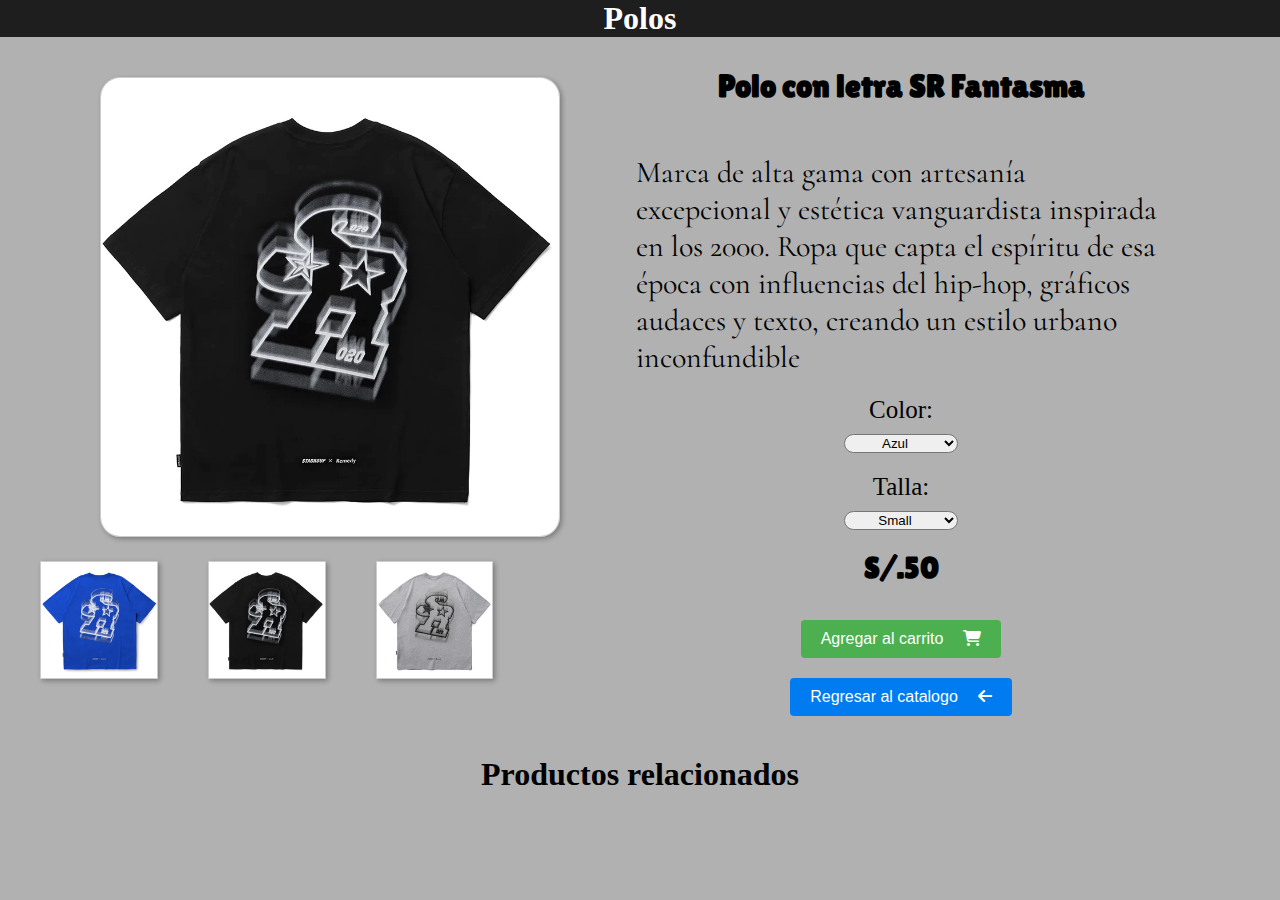
<file: Detalle_Producto/index.html>
<!DOCTYPE html>
<html lang="en">
<head>
    <meta charset="UTF-8">
    <meta name="viewport" content="width=device-width, initial-scale=1.0">
    <title>Detalle Productos</title>
    <link rel="stylesheet" href="https://cdnjs.cloudflare.com/ajax/libs/font-awesome/6.4.0/css/all.min.css">
    <link rel="stylesheet" href="style.css">
</head>
<body>
    <div class="Titulos">
        <h1>Polos</h1>
    </div>
    <div class="ConteinerTotal">
        <div class="producto">
            <div class="containerImage">
                <img src="Imagenes/strNegro.png" alt="Polo" id="ImageBox">
            </div>
            <div class="ImagePeque">
                <img src="Imagenes/strAzul.png" alt="" onclick="ImagenesDetalle(this)">
                <img src="Imagenes/strNegro.png" alt="" onclick="ImagenesDetalle(this)">
                <img src="Imagenes/strPlomo.png" alt="" onclick="ImagenesDetalle(this)">
            </div>
        </div>
        <div class="Contenedor">
            <div class="Contenedor-dos">
                <div class="letras">
                    <h1>Polo con letra SR Fantasma </h1>
                </div>
                <div class="parrafo">
                    <p>Marca de alta gama con artesanía excepcional y estética vanguardista inspirada en los 2000. Ropa que capta el espíritu de esa época con influencias del hip-hop, gráficos audaces y texto, creando un estilo urbano inconfundible</p>
                </div>
                <div class="color">
                    <label>Color:</label>
                    <select name="Colores" id="selectColor">
                        <option>Azul</option>
                        <option>Negro</option>
                        <option>Plomo</option>
                    </select>
                </div>
                <div class="Talla">
                    <label>Talla:</label>
                    <select name="Tallas" id="">
                        <option>Small</option>
                        <option>Medium</option>
                        <option>Large</option>
                        <option>Extra Large</option>
                    </select>
                </div>
                <div class="Precio">
                    <h2>S/.50</h2>
                </div>
                <div class="button">
                    <button type="submit">Agregar al carrito<i class="fa-solid fa-cart-shopping"></i></button>
                </div>
                <div class="button2">
                    <a href="../Catalogo/index.html"><button type="submit" >Regresar al catalogo<i class="fa-solid fa-arrow-left"></i></button></a>
                </div>
            </div>
        </div>
        

    </div>
    <div class="contenedor-3">
        <h1>Productos relacionados</h1>
    </div>
    
</body>
<script src="Js.js"></script>
</html>
</file>
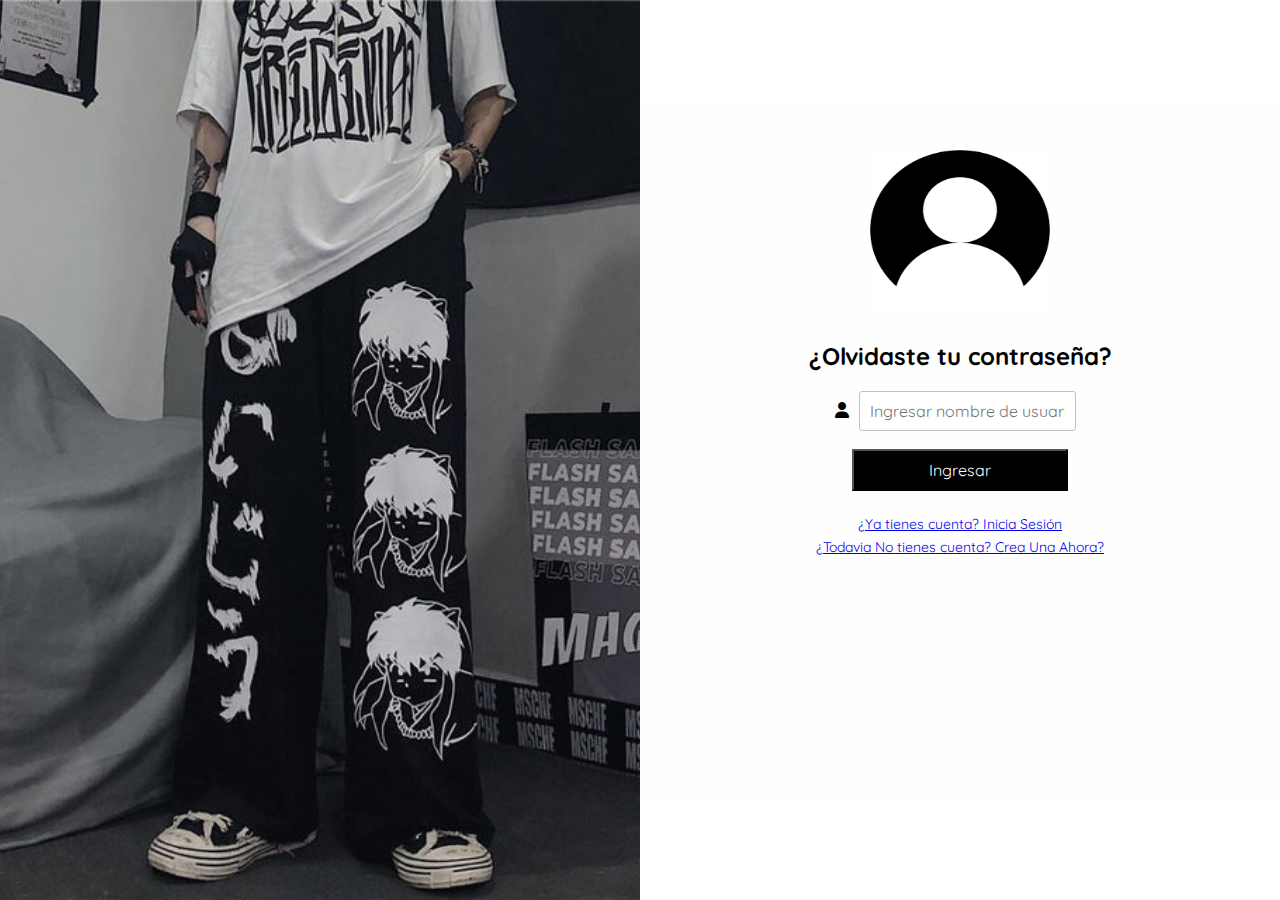
<file: forget_password/index.html>
<!DOCTYPE html>
<html lang="es">
<head>
    <meta charset="utf-8">
    <meta name="viewport" content="width=device-width, initial-scale=1.0">
    <meta http-equiv="X-UA-Compatible" content="ie=edge">
    <title>¿Olvidaste tu contraseña?</title>
    <link rel="preconnect" href="https://fonts.googleapis.com">
    <link rel="preconnect" href="https://fonts.gstatic.com" crossorigin>
    <link href="https://fonts.googleapis.com/css2?family=Quicksand:wght@400;700&display=swap" rel="stylesheet">
    <link rel="stylesheet" href="https://cdnjs.cloudflare.com/ajax/libs/font-awesome/6.4.0/css/all.min.css">
    <link href="https://cdn.jsdelivr.net/npm/bootstrap@5.3.0/dist/css/bootstrap.min.css" rel="stylesheet" integrity="sha384-9ndCyUaIbzAi2FUVXJi0CjmCapSmO7SnpJef0486qhLnuZ2cdeRhO02iuK6FUUVM" crossorigin="anonymous">
    <link rel="stylesheet" href="css/normalize.css">
    <link rel="stylesheet" href="css/estilos.css">
    <link rel="icon" href="img/logo.jpeg">
    <script src="Js.js"></script>
</head>
<body>
    <div class="container__form login__container">
        <!-- img - content -->
        <div class="img__form">
        </div>
        <!-- login - content -->
        <form class="form">
            <img src="[data-uri]" alt="logo">
            <div class="login__title">
                <h2>¿Olvidaste tu contraseña?</h2>
            </div>
            <div class="camp__form">
                <label for="use"><i class="fa-solid fa-user"></i></label>
                <div class="camp__input">
                    <input type="text" id="inputOlvidaste"
                    placeholder="Ingresar nombre de usuario o correo electronico">
                </div>
            </div>
            <div class="btn__login">
                <!-- <a href="" id="btn_login" class="btn">Ingresar</a> -->
                <button type="button" onclick="OlvidasteCuenta()" id="btn_login"  class="btn">Ingresar</button>
            </div>
            <div class="content__info">
                <a href="../login/index.html" class="login">¿Ya tienes cuenta? Inicia Sesión</a>
                <a href="../register/index.html" class="create__account">¿Todavia No tienes cuenta? Crea Una Ahora?</a>
            </div>
        </form>
    </div>
</body>
</html>
</file>
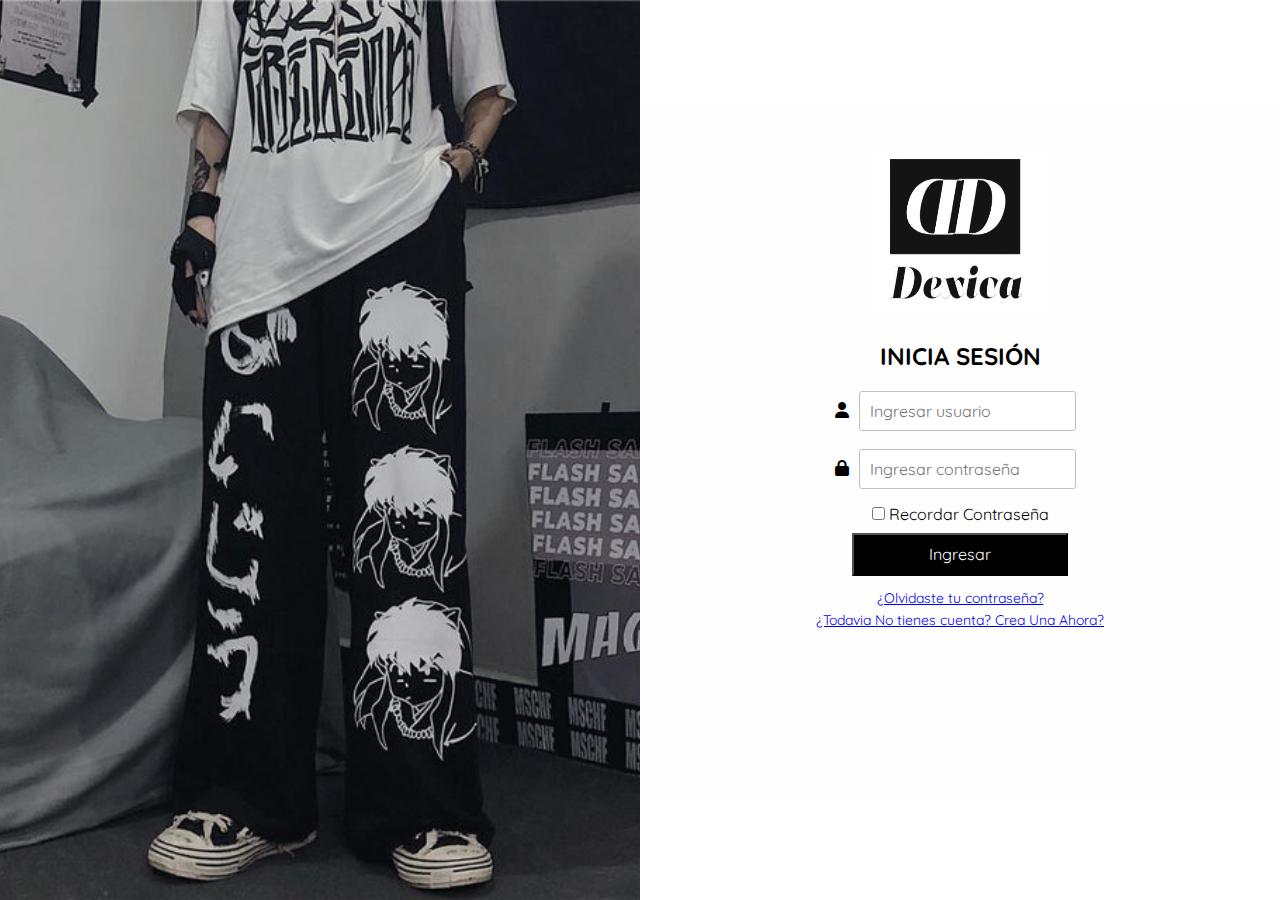
<file: login/index.html>
<!DOCTYPE html>
<html lang="es">
<head>
    <meta charset="utf-8">
    <meta name="viewport" content="width=device-width, initial-scale=1.0">
    <meta http-equiv="X-UA-Compatible" content="ie=edge">
    <title>DEXICA</title>
    <link rel="preconnect" href="https://fonts.googleapis.com">
    <link rel="preconnect" href="https://fonts.gstatic.com" crossorigin>
    <link href="https://fonts.googleapis.com/css2?family=Quicksand:wght@400;700&display=swap" rel="stylesheet">
    <link rel="stylesheet" href="https://cdnjs.cloudflare.com/ajax/libs/font-awesome/6.4.0/css/all.min.css">
    <link href="https://cdn.jsdelivr.net/npm/bootstrap@5.3.0/dist/css/bootstrap.min.css" rel="stylesheet" integrity="sha384-9ndCyUaIbzAi2FUVXJi0CjmCapSmO7SnpJef0486qhLnuZ2cdeRhO02iuK6FUUVM" crossorigin="anonymous">
    <link rel="stylesheet" href="css/normalize.css">
    <link rel="stylesheet" href="css/estilos.css">
    <link rel="icon" href="img/logo.jpeg">

    <script src="Js.js"></script>

</head>
<body>
    <div class="container__form login__container">
        <!-- img - content -->
        <div class="img__form">
        </div>
        <!-- login - content -->
        <form class="form">
            <img src="img/logo.jpeg" alt="logo">
            <div class="login__title">
                <h2>INICIA SESIÓN</h2>
            </div>
            <div class="camp__form">
                <label for="use"><i class="fa-solid fa-user"></i></label>
                <div class="camp__input">
                    <input type="text" id="input1"
                    placeholder="Ingresar usuario">
                </div>
            </div>
            <div class="camp__form">
                <label for="password"><i class="fa-solid fa-lock"></i></label>
                <div class="camp__input">
                    <input type="password" id="input2"
                    placeholder="Ingresar contraseña"><br><br>
                </div>
            </div>
            <div class="content__checkbox">
                <input type="checkbox"  id="remember_password" name="remember_password">
                <label for="remember_password">Recordar Contraseña</label>
            </div>
            <div class="btn__login">
                <!-- <a href="" id="btn_login" class="btn">Ingresar</a> -->
                <button type="button" onclick="Entrar()" id="btn_login"  class="btn">Ingresar</button>
            </div>
            <div class="content__info">
                <a href="../forget_password/index.html" class="forgot__password">¿Olvidaste tu contraseña?</a>
                <a href="../register/index.html" class="create__account">¿Todavia No tienes cuenta? Crea Una Ahora?</a>
            </div>
        </form>
    </div>
</body>
</html>
</file>
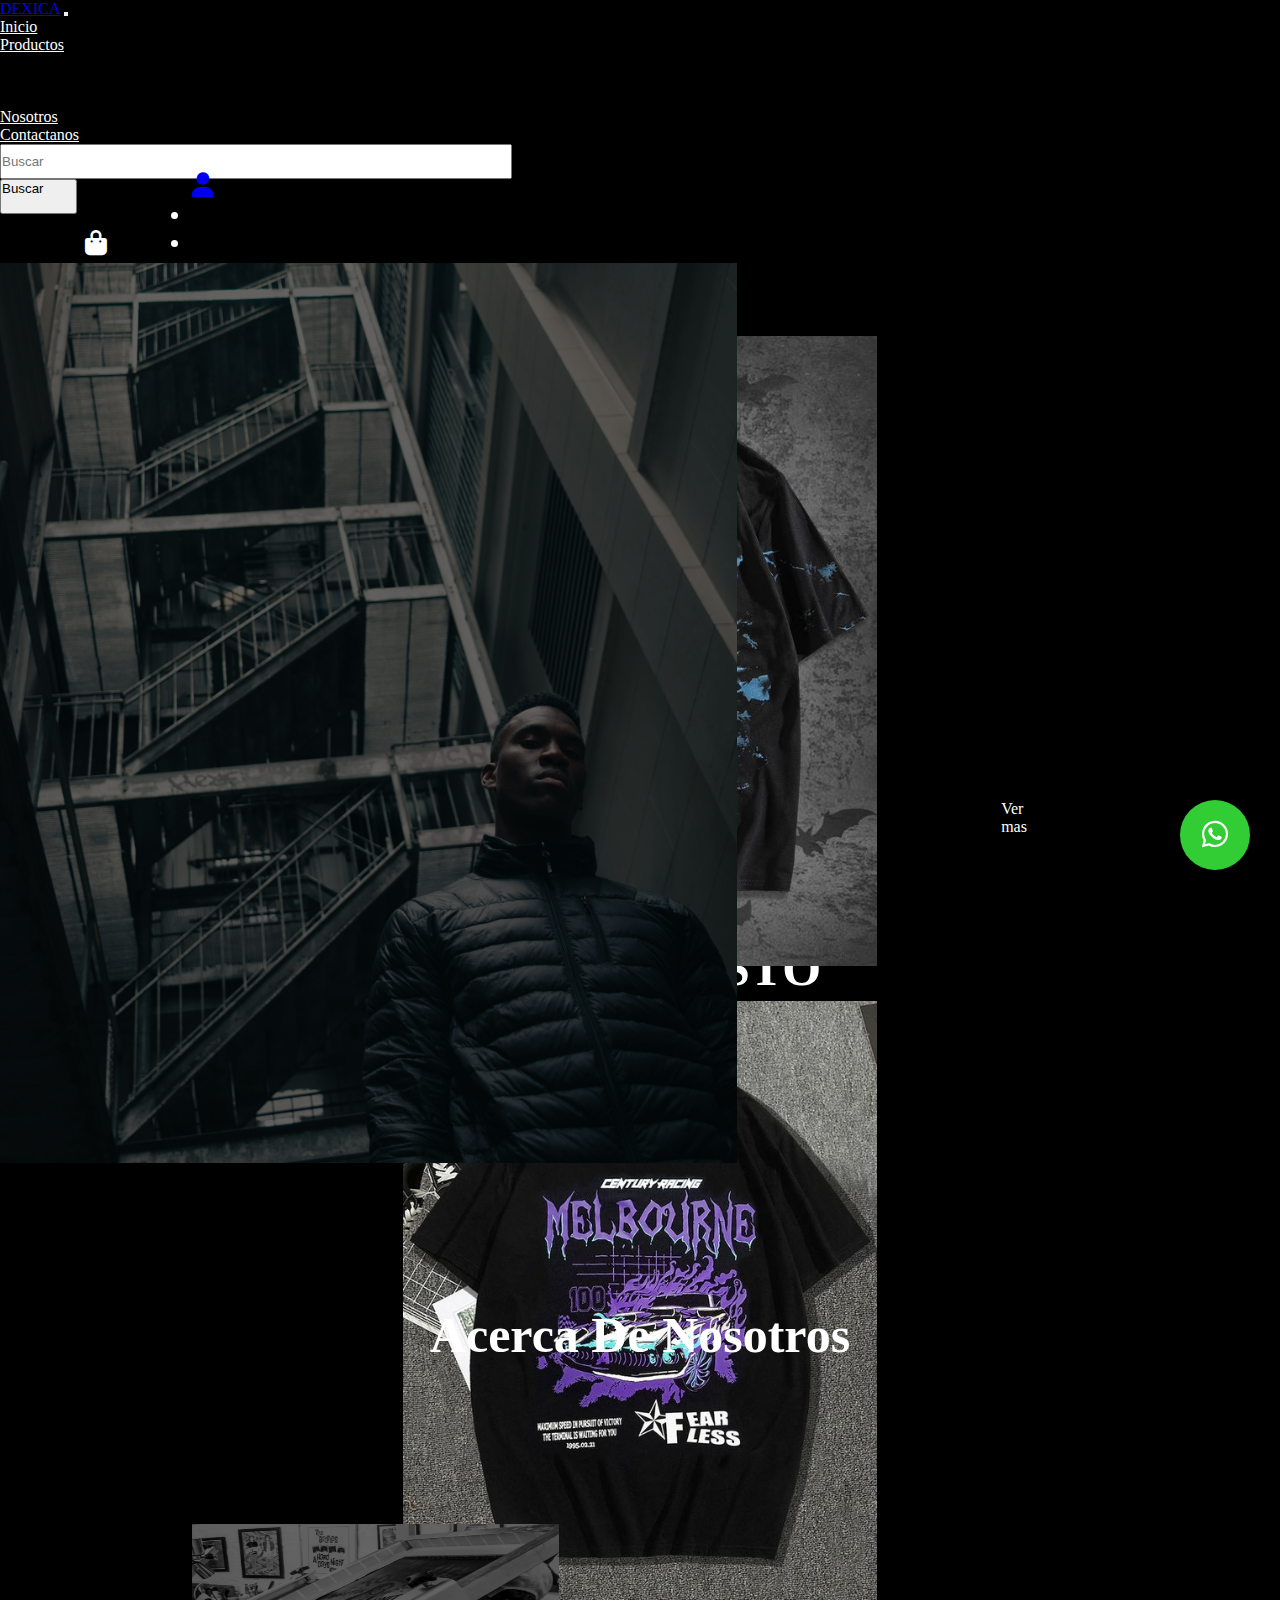
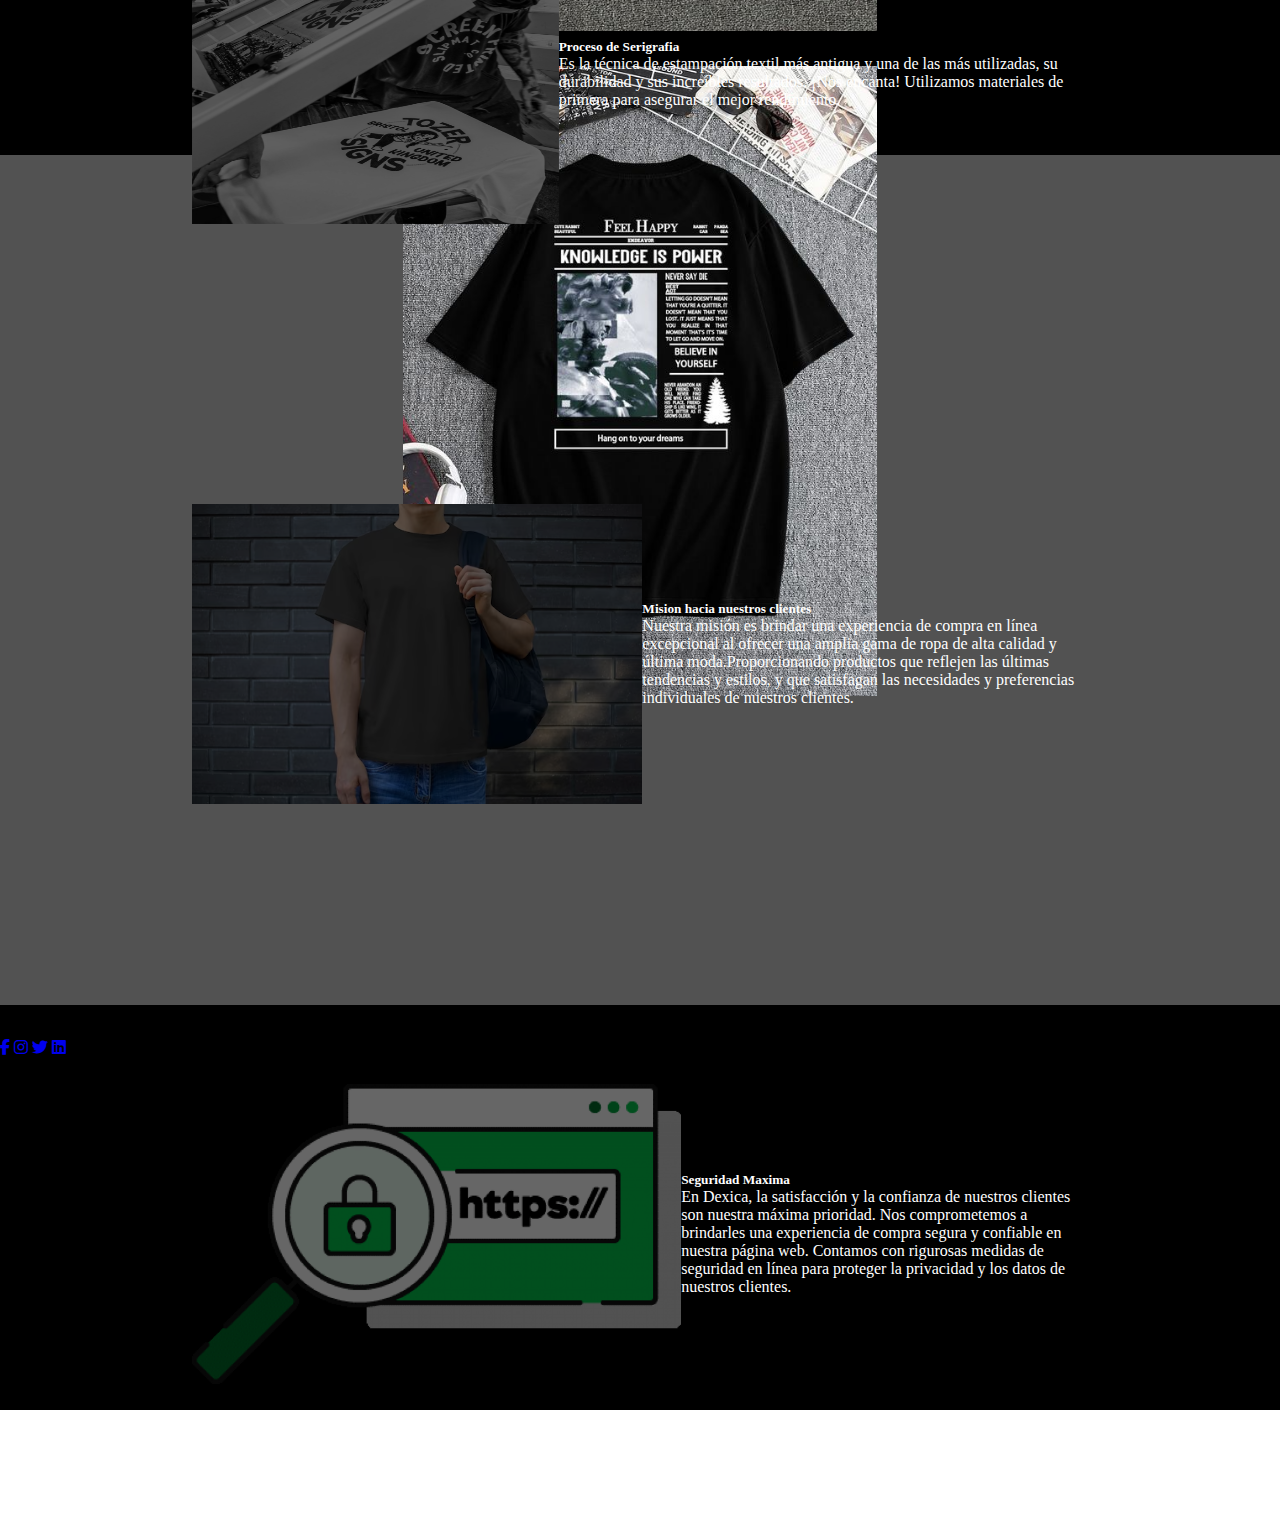
<file: Menu/index.html>
<!DOCTYPE html>
<html lang="en">
<head>
    <meta charset="UTF-8">
    <meta http-equiv="X-UA-Compatible" content="IE=edge">
    <meta name="viewport" content="width=device-width, initial-scale=1.0">
    <title>Menu Principal</title>
    <link rel="stylesheet" href="https://cdnjs.cloudflare.com/ajax/libs/font-awesome/6.4.0/css/all.min.css">
    <link href="https://cdn.jsdelivr.net/npm/bootstrap@5.3.0/dist/css/bootstrap.min.css" rel="stylesheet" integrity="sha384-9ndCyUaIbzAi2FUVXJi0CjmCapSmO7SnpJef0486qhLnuZ2cdeRhO02iuK6FUUVM" crossorigin="anonymous">
    <link rel="icon" href="img/logo.jpeg">
    <link rel="stylesheet" href="style.css">

    <!-- Fonts de google -->
    <link rel="preconnect" href="https://fonts.googleapis.com">
    <link rel="preconnect" href="https://fonts.gstatic.com" crossorigin>
    <link href="https://fonts.googleapis.com/css2?family=Geologica:wght@700&display=swap" rel="stylesheet">

    <!-- Fonts de google -->
    <style>
        @import url('https://fonts.googleapis.com/css2?family=Playfair+Display:wght@500&display=swap');
    </style>

</head>
<body>
    <a href="https://api.whatsapp.com/send?phone=999999999" class="btn-wtsp" target="_blank">
        <i class="fa-brands fa-whatsapp"></i>
    </a>
    <main class="main">
        <section class="contenedor-1" id="contenedor-1">
            <header>
                <nav class="navbar navbar-expand-lg navbar-dark fixed-top "style="background-color: black;">
                    <div class="container">
                    <a href="#contenedor-1" class="navbar-brand"><span class="text-primary">DEXI</span>CA</a>
                    <button class="navbar-toggler btn-primary" type="button"
                    data-bs-toggle="collapse"
                    data-bs-target="#navbarS"
                    aria-controls="navbarS"
                    aria-expanded="false"
                    aria-label="Toggle navigation"
                    >
                    <span class="navbar-toggler-icon d-block" id="navbarS"></span>
                    </button>
                    <div class="collapse navbar-collapse" id="navbarS">
                        <ul class="navbar-nav me-auto mb-2 mb-lg-0 ">
                            <li class="nav-item mx-3">
                                <a href="#contenedor-1" class="nav-link">Inicio</a>
                            </li>
                            <div class="DesplegableProductos">
                                <li class="nav-item dropdown">
                                    <a class="nav-link dropdown-toggle" data-bs-toggle="dropdown" href="#" role="button" aria-expanded="false">Productos</a>
                                    <ul class="dropdown-menu">
                                        <li><a class="dropdown-item" href="../Catalogo/index.html">Polos</a></li>
                                        <li><a class="dropdown-item" href="#">Camisas</a></li>
                                        <li><a class="dropdown-item" href="#">Poleras</a></li>
                                    </ul>
                                </li>
                            </div> 
                            <li class="nav-item mx-3">
                                <a href="#contenedor-3" class="nav-link">Nosotros</a>
                            </li>
                            <li class="nav-item mx-3">
                                <a href="#contenedor-4" class="nav-link">Contactanos</a>
                            </li>
                        </ul>
                        <div class="container-fluid">
                            <form class="d-flex" role="search">
                                <input class="form-control me-2" type="search" placeholder="Buscar" aria-label="Search">
                                <button class="btn btn-primary" type="submit">Buscar</button>
                            </form>
                        </div>
                        
                    </div>
                    </div>
                    <div class="IconosNav">
                        <div class="CarritoCompras">
                            <a href=""><i class="fa-solid fa-bag-shopping"></i></a>
                        </div>
                        <div class="IconoUser">
                            <li class="nav-item dropdown">
                                <a class="nav-link dropdown-toggle" data-bs-toggle="dropdown" href="#" role="button" aria-expanded="false"><i class="fa-solid fa-user"></i></a>
                                <ul class="dropdown-menu">
                                    <li><a id="PalabraRegistrar" class="dropdown-item" href="../register/index.html">Registrarse</a></li>
                                    <li><a class="dropdown-item" href="#">Mis Notificaciones</a></li>
                                    <li><a class="dropdown-item" href="#">Mis Pedidos</a></li>
                                    <li><a id="cerrarSesion" class="dropdown-item" href="#">Cerrar Sesión</a></li>
                                </ul>
                            </li>
                        </div> 
                    </div>
    
                </nav>
            </header>
            <div class="card text-bg-dark">
                <img src="Imagenes/dos.jpg" class="card-img" alt="...">
                <div class="card-img-overlay">
                    <h1 class="card-title">No es una forma de vestir, ni es moda, es un estilo de vida…</h1>
                    <h2 class="card-text">Calidad y variedad, lo mejor que puedes encontrar</h2>
                    <h3 class="card-text">#URBANMODE</h3>
                    <a class="btn btn-primary btn-sm" href="#" role="button">Ver mas</a>
                </div>
            </div>
            
        </section>










        <section class="contenedor-2" id="contenedor-2">
            <h2 class="contenedor-2__Titulo"> LO MAS VISTO </h2>
            <div class="Contenedor__Padre">
                <div id="carouselExampleCaptions" class="carousel slide">
                    <div class="carousel-indicators">
                        <button type="button" data-bs-target="#carouselExampleCaptions" data-bs-slide-to="0" class="active" aria-current="true" 
                        aria-label="Slide 1"></button>
                        <button type="button" data-bs-target="#carouselExampleCaptions" data-bs-slide-to="1" aria-current="true"
                        aria-label="Slide 2"></button>
                        <button type="button" data-bs-target="#carouselExampleCaptions" data-bs-slide-to="2" aria-current="true"
                        aria-label="Slide 3"></button>
                    </div>
                    <div class="carousel-inner">
                        <div class="carousel-item active" for="imagen1">
                            <img src="Imagenes/CalaveraAzul.png" class="d-block w-100" alt="Imagen1">
                                <div class="carousel-caption d-md-block">
                                    <h5>Polo Calavera Azul Oversize</h5>
                                    <button type="button" class="btn btn-primary">Ver Detalles</button>
                                </div>
                            </div>
                        <div class="carousel-item" for="imagen2">
                            <img src="Imagenes/Ejem1.png" class="d-block w-100" alt="imagen2">
                                <div class="carousel-caption d-md-block">
                                    <h5>Polo Melbourne Oversize</h5>
                                    <button type="button" class="btn btn-light">Ver Detalles</button>
                                </div>
                        </div>
                        <div class="carousel-item " for="imagen3">
                            <img src="Imagenes/Ejem3.jpg" class="d-block w-100" alt="imagen3">
                                <div class="carousel-caption d-md-block">
                                    <h5>Diseño SR Fantasma</h5>
                                    <button type="button" class="btn btn-dark">Ver Detalles</button>
                                </div>
                        </div>
                    </div>
                    <button class="carousel-control-prev" type="button" data-bs-target="#carouselExampleCaptions" data-bs-slide="prev">
                        <span class="carousel-control-prev-icon" aria-hidden="true"></span>
                        <span class="visually-hidden">Previous</span>
                    </button>
                    <button class="carousel-control-next" type="button" data-bs-target="#carouselExampleCaptions" data-bs-slide="next">
                        <span class="carousel-control-next-icon" aria-hidden="true"></span>
                        <span class="visually-hidden">Next</span>
                    </button>
                </div>
                
        </section>











        <section class="contenedor-3" id="contenedor-3">
            <h3 class="contenedor-3__Titulo">
                Acerca De Nosotros
            </h3>
            
            <div class="Tarjetas">
                <div class="row row-cols-1 row-cols-md-3 g-4">
                    <div class="col">
                        <div class="card" style="width: 70%; height: 580px;">
                            <img src="Imagenes/Serigrafia1.jpg" class="card-img-top" style="height: 300px;"   alt="...">
                            <div class="card-body">
                                <h5 class="card-title">Proceso de Serigrafia</h5>
                                <p class="card-text">Es la técnica de estampación textil más antigua y una de las más utilizadas, su durabilidad y sus increíbles resultados. ¡Nos encanta! Utilizamos materiales de primera para asegurar el mejor rendimiento.
                            </div>
                        </div>
                    </div>
                    <div class="col">
                        <div class="card" style="width: 70%; height: 580px;">
                            <img src="Imagenes/Motivacion.jpg" style="height: 300px;" class="card-img-top" alt="...">
                            <div class="card-body">
                                <h5 class="card-title">Mision hacia nuestros clientes</h5>
                                <p class="card-text">Nuestra misión es brindar una experiencia de compra en línea excepcional al ofrecer una amplia gama de ropa de alta calidad y última moda.Proporcionando productos que reflejen las últimas tendencias y estilos, y que satisfagan las necesidades y preferencias individuales de nuestros clientes. </p>
                            </div>
                        </div>
                    </div>
                    <div class="col">
                        <div class="card" style="width: 70%; height: 580px;">
                            <img src="Imagenes/Seguridad.png"  style="height: 300px;" class="card-img-top" alt="...">
                            <div class="card-body">
                                <h5 class="card-title">Seguridad Maxima</h5>
                                <p class="card-text">En Dexica, la satisfacción y la confianza de nuestros clientes son nuestra máxima prioridad. Nos comprometemos a brindarles una experiencia de compra segura y confiable en nuestra página web. Contamos con rigurosas medidas de seguridad en línea para proteger la privacidad y los datos de nuestros clientes.</p>
                            </div>
                        </div>
                    </div>
                    </div>
                    <div class="col">
                    </div>
                </div>
            </div>

        </section>
        
        









        
        
        <section class="contenedor-4" id="contenedor-4">

            <div class="container my-5">

                <footer class="text-white text-center text-lg-start bg-primary">
                <!-- Grid container -->
                <div class="container p-4">
                    <div class="row mt-4">
                    <!--Grid column-->
                    <div class="col-lg-4 col-md-12 mb-4 mb-md-0">
                        <h5 class="text-uppercase mb-4">Acerca de Nosotros</h5>
                        <p>
                            Somos lo mejor en polos para caballero de todo tipo y tenemos la mejor experiencia y seguridad para tus compras
                        </p>
                        <p>
                        <div class="mt-4">
                        <!-- Facebook -->
                        <a type="button" class="btn btn-floating btn-primary btn-lg" href="https://www.facebook.com/"><i class="fab fa-facebook-f"></i></a>
                        <!-- Dribbble -->
                        <a type="button" class="btn btn-floating btn-primary btn-lg"href="https://www.instagram.com/"><i class="fab fa-instagram"></i></a>
                        <!-- Twitter -->
                        <a type="button" class="btn btn-floating btn-primary btn-lg" href="https://twitter.com/?lang=es"><i class="fab fa-twitter"></i></a>
                        <!-- Google + -->
                        <a type="button" class="btn btn-floating btn-primary btn-lg" href="https://www.linkedin.com/signup/cold-join?session_redirect=https%3A%2F%2Fwww%2Elinkedin%2Ecom%2Ffeed%2F&trk=login_reg_redirect"><i class="fab fa-linkedin"></i></a>
                        <!-- Linkedin -->
                        </div>
                    </div>
                    <div class="col-lg-4 col-md-6 mb-4 mb-md-0">
                    <ul class="fa-ul" style="margin-left: 1.65em;">
                        <li class="mb-3">
                        <span class="fa-li"><i class="fas fa-home"></i></span><span class="ms-2">Av.Isabel La catolica con aviacion 1862</span>
                        </li>
                        <li class="mb-3">
                        <span class="fa-li"><i class="fas fa-envelope"></i></span><span class="ms-2">Dexica12.polos@gmail.com</span>
                        </li>
                        <li class="mb-3">
                        <span class="fa-li"><i class="fas fa-phone"></i></span><span class="ms-2">+ 01 73610258</span>
                        </li>
                        <li class="mb-3">
                        <span class="fa-li"><i class="fas fa-print"></i></span><span class="ms-2">+ 51 946195198</span>
                        </li>
                    </ul>
                    </div>
                    <div class="col-lg-4 col-md-6 mb-4 mb-md-0">
                        <h5 class="text-uppercase mb-4">Horario de Atención</h5>
                    <table class="table text-center text-white">
                        <tbody class="font-weight-normal">
                            <tr>
                                <td>Lunes - Jueves:</td>
                                <td>9am - 8pm</td>
                        </tr>
                        <tr>
                            <td>Viernes - Sabado:</td>
                            <td>9am - 6pm</td>
                        </tr>
                        <tr>
                            <td>Domingo:</td>
                            <td>9am - 2pm</td>
                        </tr>
                        </tbody>
                    </table>
                    </div>
                </div>
                </div>
                <div class="text-center p-3" style="background-color: rgba(0, 0, 0, 0.2);">
                    © 2023 Copyright:
                </div>
            </footer>
            </div>



        </section>
        
        
    
    </main>
    <script src="Js.js"></script>
    <script src="https://cdn.jsdelivr.net/npm/bootstrap@5.3.0/dist/js/bootstrap.bundle.min.js" integrity="sha384-geWF76RCwLtnZ8qwWowPQNguL3RmwHVBC9FhGdlKrxdiJJigb/j/68SIy3Te4Bkz" crossorigin="anonymous"></script>
</body>
</html>
</file>
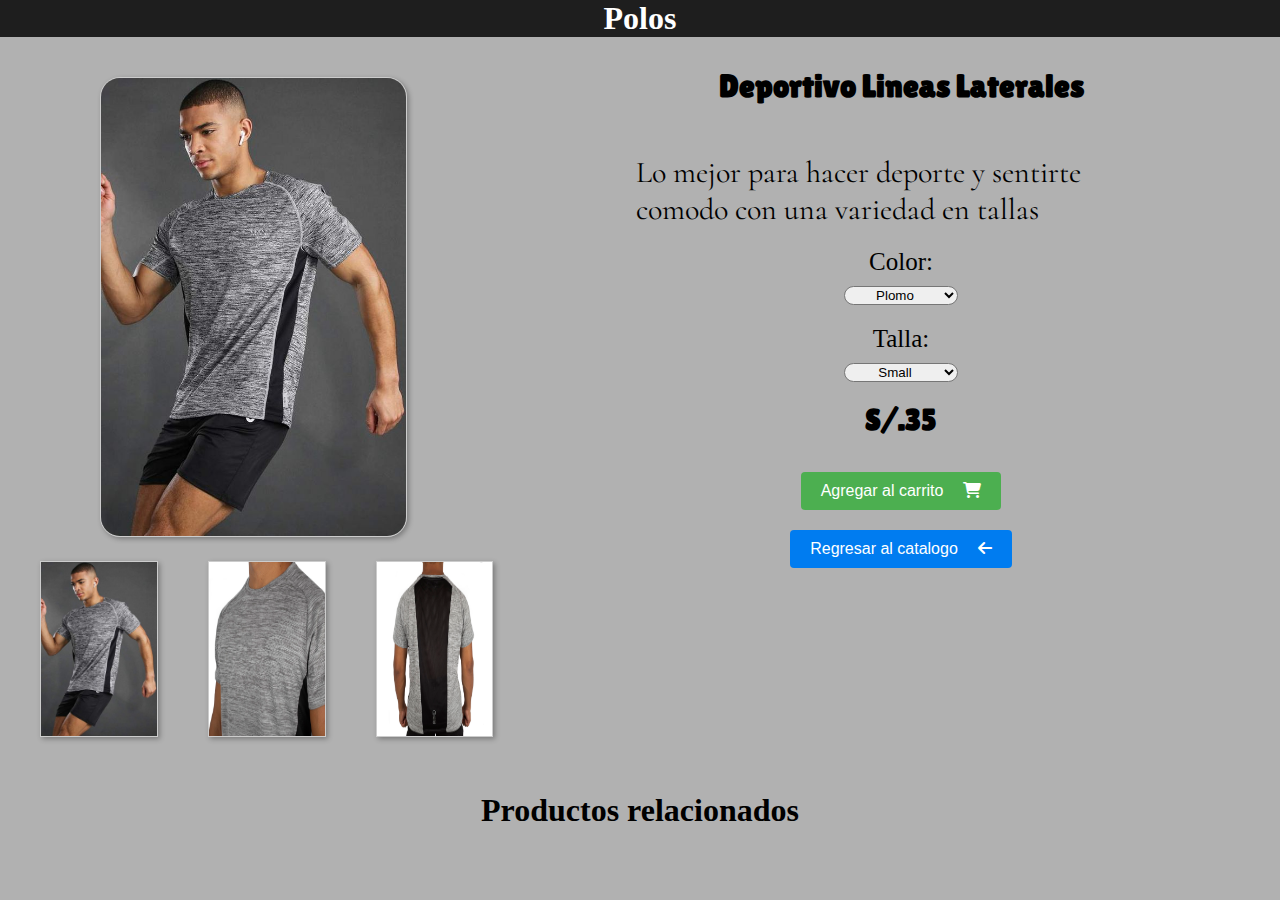
<file: Detalle_Producto/Deportivo2.html>
<!DOCTYPE html>
<html lang="en">
<head>
    <meta charset="UTF-8">
    <meta name="viewport" content="width=device-width, initial-scale=1.0">
    <title>Detalle Productos</title>
    <link rel="stylesheet" href="https://cdnjs.cloudflare.com/ajax/libs/font-awesome/6.4.0/css/all.min.css">
    <link rel="stylesheet" href="style.css">
</head>
<body>
    <div class="Titulos">
        <h1>Polos</h1>
    </div>
    <div class="ConteinerTotal">
        <div class="producto">
            <div class="containerImage">
                <img src="Imagenes/deportivo2.jpg" alt="Polo" id="ImageBox">
            </div>
            <div class="ImagePeque">
                <img src="Imagenes/deportivo2.jpg" alt="" onclick="ImagenesDetalle(this)">
                <img src="Imagenes/Deportivo2Imagen2.jpg" alt="" onclick="ImagenesDetalle(this)">
                <img src="Imagenes/Deportivo2Imagen3.jpg" alt="" onclick="ImagenesDetalle(this)">
            </div>
        </div>
        <div class="Contenedor">
            <div class="Contenedor-dos">
                <div class="letras">
                    <h1>Deportivo Lineas Laterales</h1>
                </div>
                <div class="parrafo">
                    <p>Lo mejor para hacer deporte y sentirte comodo con una variedad en tallas</p>
                </div>
                <div class="color">
                    <label>Color:</label>
                    <select name="Colores" id="">
                        <option>Plomo</option>
                    </select>
                </div>
                <div class="Talla">
                    <label>Talla:</label>
                    <select name="Tallas" id="">
                        <option>Small</option>
                        <option>Medium</option>
                        <option>Large</option>
                    </select>
                </div>
                <div class="Precio">
                    <h2>S/.35</h2>
                </div>
                <div class="button">
                    <button type="submit">Agregar al carrito<i class="fa-solid fa-cart-shopping"></i></button>
                </div>
                <div class="button2">
                    <a href="../Catalogo/index.html"><button type="submit" >Regresar al catalogo<i class="fa-solid fa-arrow-left"></i></button></a>
                </div>
            </div>
        </div>

    </div>
    <div class="contenedor-3">
        <h1>Productos relacionados</h1>
    </div>
    
</body>
<script src="Js.js"></script>
</html>
</file>
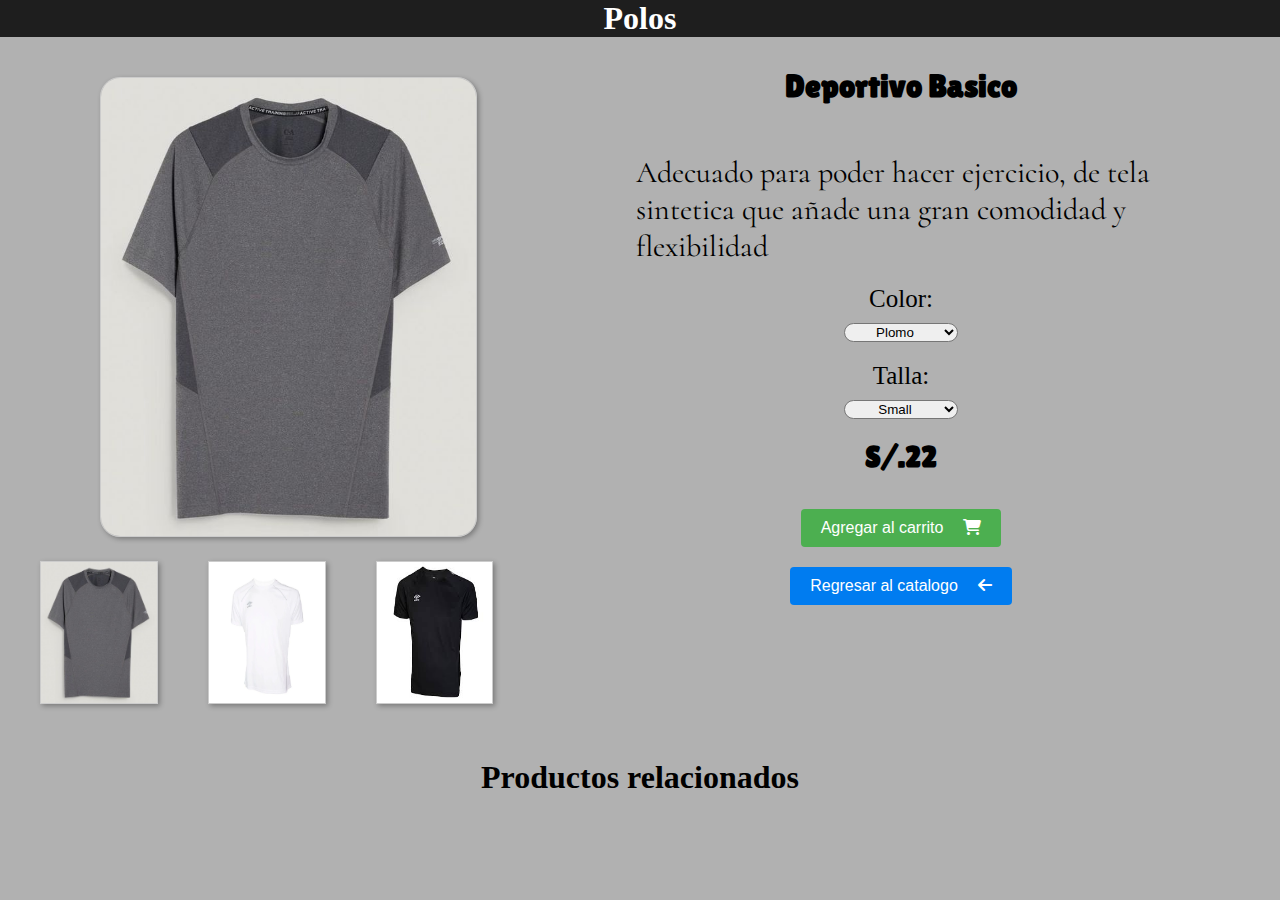
<file: Detalle_Producto/DeportivoBasico.html>
<!DOCTYPE html>
<html lang="en">
<head>
    <meta charset="UTF-8">
    <meta name="viewport" content="width=device-width, initial-scale=1.0">
    <title>Detalle Productos</title>
    <link rel="stylesheet" href="https://cdnjs.cloudflare.com/ajax/libs/font-awesome/6.4.0/css/all.min.css">
    <link rel="stylesheet" href="style.css">
</head>
<body>
    <div class="Titulos">
        <h1>Polos</h1>
    </div>
    <div class="ConteinerTotal">
        <div class="producto">
            <div class="containerImage">
                <img src="Imagenes/deportivo1.jpg" alt="Polo" id="ImageBox">
            </div>
            <div class="ImagePeque">
                <img src="Imagenes/deportivo1.jpg" alt="" onclick="ImagenesDetalle(this)">
                <img src="Imagenes/PoloDeportivoBlanco.png" alt="" onclick="ImagenesDetalle(this)">
                <img src="Imagenes/PoloDeportivoNegro.png" alt="" onclick="ImagenesDetalle(this)">
            </div>
        </div>
        <div class="Contenedor">
            <div class="Contenedor-dos">
                <div class="letras">
                    <h1>Deportivo Basico</h1>
                </div>
                <div class="parrafo">
                    <p>Adecuado para poder hacer ejercicio, de tela sintetica que añade una gran comodidad y flexibilidad</p>
                </div>
                <div class="color">
                    <label>Color:</label>
                    <select name="Colores" id="selectColor2">
                        <option>Plomo</option>
                        <option>Blanco</option>
                        <option>Negro</option>
                    </select>
                </div>
                <div class="Talla">
                    <label>Talla:</label>
                    <select name="Tallas" id="">
                        <option>Small</option>
                        <option>Medium</option>
                    </select>
                </div>
                <div class="Precio">
                    <h2>S/.22</h2>
                </div>
                <div class="button">
                    <button type="submit">Agregar al carrito<i class="fa-solid fa-cart-shopping"></i></button>
                </div>
                <div class="button2">
                    <a href="../Catalogo/index.html"><button type="submit" >Regresar al catalogo<i class="fa-solid fa-arrow-left"></i></button></a>
                </div>
            </div>
        </div>
        <script>
            document.getElementById('selectColor2').addEventListener('change', function() {
            var selectedColor = this.value;
            var imageBox = document.getElementById('ImageBox');
            var imageSource = 'Imagenes/PoloDeportivo' + selectedColor + '.png';
            imageBox.src = imageSource;
        });
        </script>
        

    </div>
    <div class="contenedor-3">
        <h1>Productos relacionados</h1>
    </div>
    
</body>
<script src="Js.js"></script>
</html>
</file>
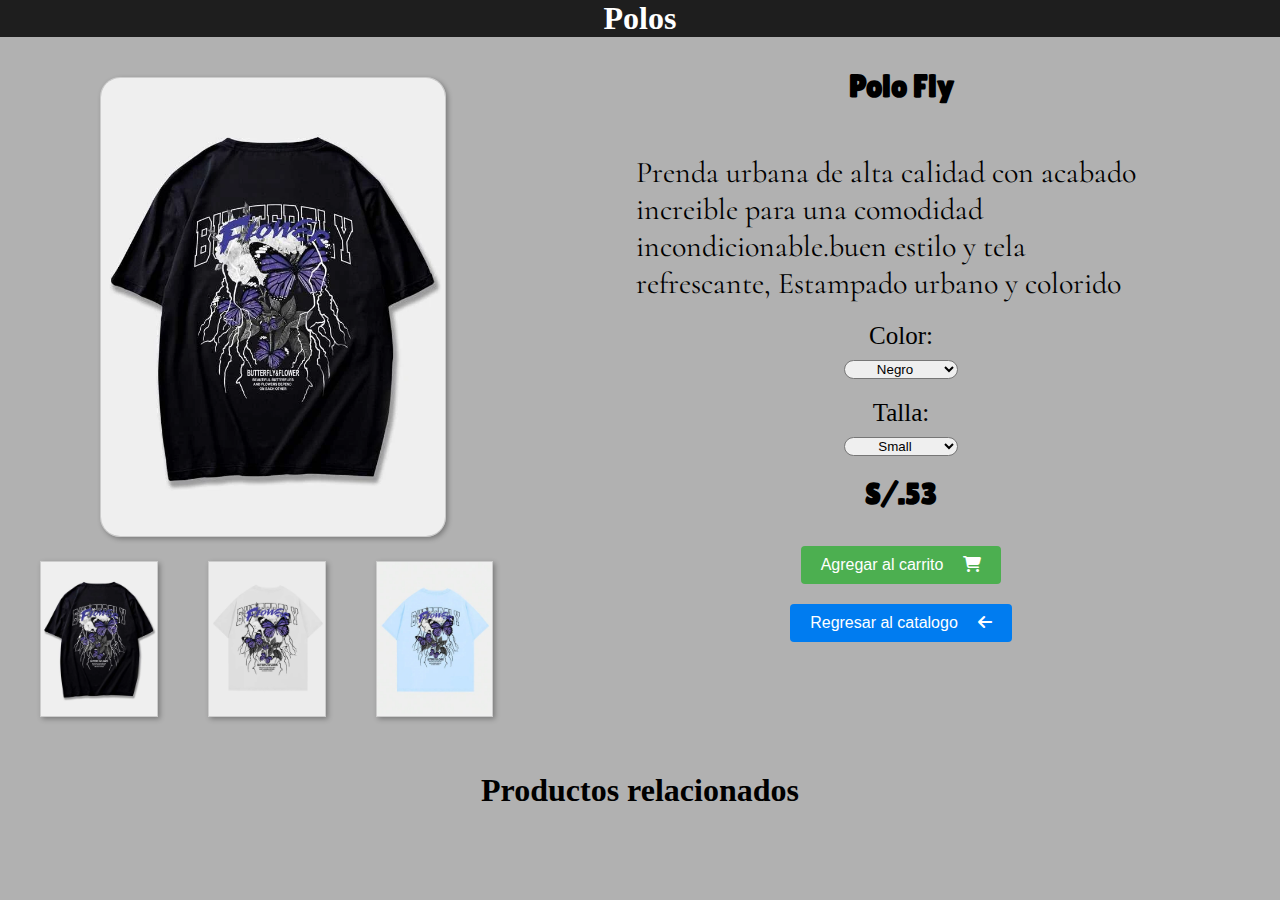
<file: Detalle_Producto/Fly.html>
<!DOCTYPE html>
<html lang="en">
<head>
    <meta charset="UTF-8">
    <meta name="viewport" content="width=device-width, initial-scale=1.0">
    <title>Detalle Productos</title>
    <link rel="stylesheet" href="https://cdnjs.cloudflare.com/ajax/libs/font-awesome/6.4.0/css/all.min.css">
    <link rel="stylesheet" href="style.css">
</head>
<body>
    <div class="Titulos">
        <h1>Polos</h1>
    </div>
    <div class="ConteinerTotal">
        <div class="producto">
            <div class="containerImage">
                <img src="Imagenes/angelnuevoNegro.png" alt="Polo" id="ImageBox">
            </div>
            <div class="ImagePeque">
                <img src="Imagenes/angelnuevoNegro.png" alt="" onclick="ImagenesDetalle(this)">
                <img src="Imagenes/angelnuevoBlanco.png" alt="" onclick="ImagenesDetalle(this)">
                <img src="Imagenes/angelnuevoceleste.png" alt="" onclick="ImagenesDetalle(this)">
            </div>
        </div>
        <div class="Contenedor">
            <div class="Contenedor-dos">
                <div class="letras">
                    <h1>Polo Fly</h1>
                </div>
                <div class="parrafo">
                    <p>Prenda urbana de alta calidad con acabado increible para una comodidad incondicionable.buen estilo y tela refrescante, Estampado urbano y colorido</p>
                </div>
                <div class="color">
                    <label>Color:</label>
                    <select name="Colores" id="selectColor4">
                        <option>Negro</option>
                        <option>Blanco</option>
                        <option>Celeste</option>
                    </select>
                </div>
                <div class="Talla">
                    <label>Talla:</label>
                    <select name="Tallas" id="">
                        <option>Small</option>
                        <option>Medium</option>
                        <option>Large</option>
                    </select>
                </div>
                <div class="Precio">
                    <h2>S/.53</h2>
                </div>
                <div class="button">
                    <button type="submit">Agregar al carrito<i class="fa-solid fa-cart-shopping"></i></button>
                </div>
                <div class="button2">
                    <a href="../Catalogo/index.html"><button type="submit" >Regresar al catalogo<i class="fa-solid fa-arrow-left"></i></button></a>
                </div>
            </div>
        </div>
    </div>
    <div class="contenedor-3">
        <h1>Productos relacionados</h1>
    </div>

    <script>
        document.getElementById('selectColor4').addEventListener('change', function() {
        var selectedColor = this.value;
        var imageBox = document.getElementById('ImageBox');
        var imageSource = 'Imagenes/angelnuevo' + selectedColor + '.png';
        imageBox.src = imageSource;
    });
    </script>
    
</body>
<script src="Js.js"></script>
</html>
</file>
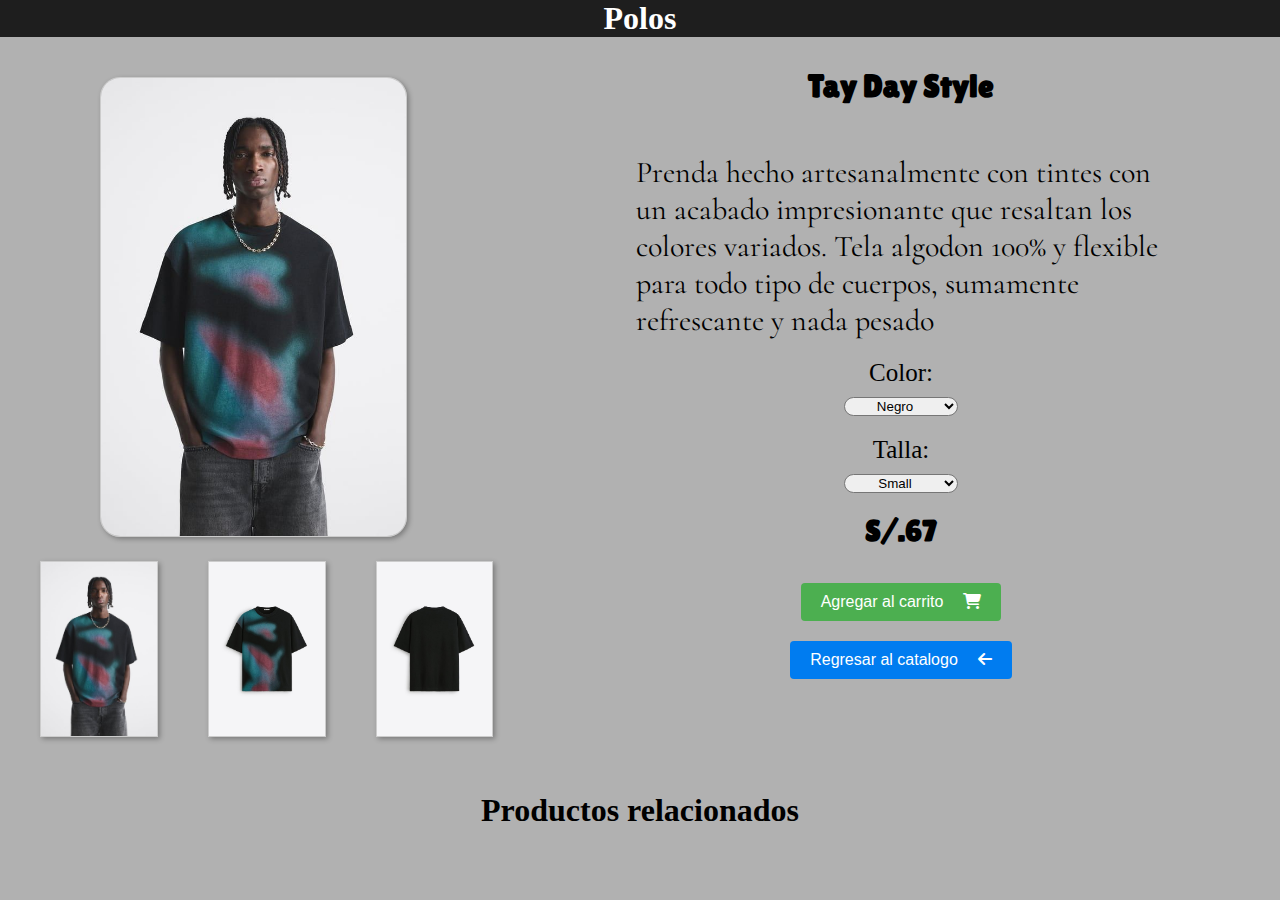
<file: Detalle_Producto/TayDay.html>
<!DOCTYPE html>
<html lang="en">
<head>
    <meta charset="UTF-8">
    <meta name="viewport" content="width=device-width, initial-scale=1.0">
    <title>Detalle Productos</title>
    <link rel="stylesheet" href="https://cdnjs.cloudflare.com/ajax/libs/font-awesome/6.4.0/css/all.min.css">
    <link rel="stylesheet" href="style.css">
</head>
<body>
    <div class="Titulos">
        <h1>Polos</h1>
    </div>
    <div class="ConteinerTotal">
        <div class="producto">
            <div class="containerImage">
                <img src="Imagenes/tayDaYNegro.jpg" alt="Polo" id="ImageBox">
            </div>
            <div class="ImagePeque">
                <img src="Imagenes/tayDaYNegro.jpg" alt="" onclick="ImagenesDetalle(this)">
                <img src="Imagenes/TayDayNegroImagenes1.jpg" alt="" onclick="ImagenesDetalle(this)">
                <img src="Imagenes/TayDayNegroImagenes2.jpg" alt="" onclick="ImagenesDetalle(this)">
            </div>
        </div>
        <div class="Contenedor">
            <div class="Contenedor-dos">
                <div class="letras">
                    <h1>Tay Day Style</h1>
                </div>
                <div class="parrafo">
                    <p>Prenda hecho artesanalmente con tintes con un acabado impresionante que resaltan los colores variados. Tela algodon 100% y flexible para todo tipo de cuerpos, sumamente refrescante y nada pesado</p>
                </div>
                <div class="color">
                    <label>Color:</label>
                    <select name="Colores" id="">
                        <option>Negro</option>
                    </select>
                </div>
                <div class="Talla">
                    <label>Talla:</label>
                    <select name="Tallas" id="">
                        <option>Small</option>
                        <option>Medium</option>
                        <option>Large</option>
                        <option>Extra Large</option>
                    </select>
                </div>
                <div class="Precio">
                    <h2>S/.67</h2>
                </div>
                <div class="button">
                    <button type="submit">Agregar al carrito<i class="fa-solid fa-cart-shopping"></i></button>
                </div>
                <div class="button2">
                    <a href="../Catalogo/index.html"><button type="submit" >Regresar al catalogo<i class="fa-solid fa-arrow-left"></i></button></a>
                </div>
            </div>
        </div>

    </div>
    <div class="contenedor-3">
        <h1>Productos relacionados</h1>
    </div>
    
</body>
<script src="Js.js"></script>
</html>
</file>
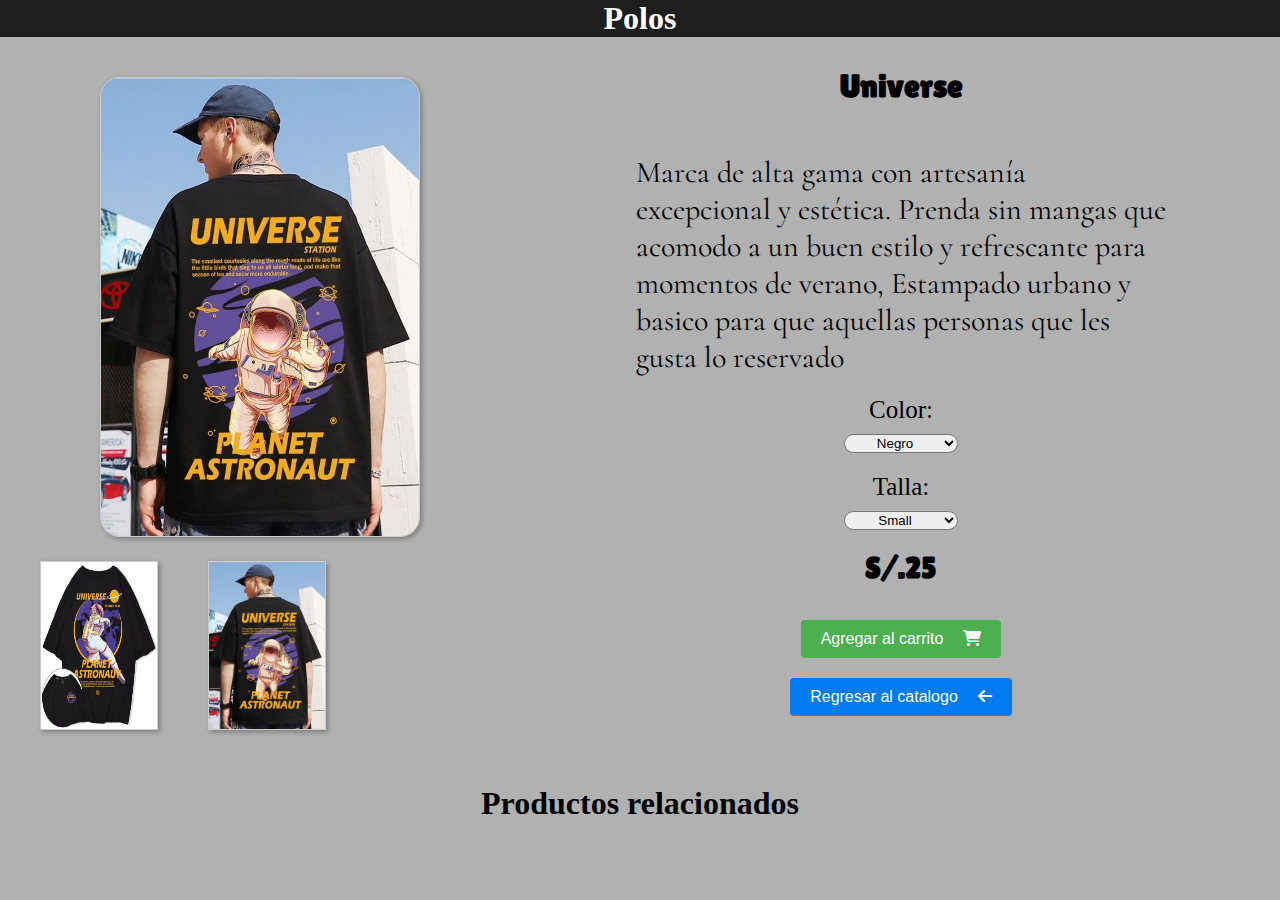
<file: Detalle_Producto/Universe.html>
<!DOCTYPE html>
<html lang="en">
<head>
    <meta charset="UTF-8">
    <meta name="viewport" content="width=device-width, initial-scale=1.0">
    <title>Detalle Productos</title>
    <link rel="stylesheet" href="https://cdnjs.cloudflare.com/ajax/libs/font-awesome/6.4.0/css/all.min.css">
    <link rel="stylesheet" href="style.css">
</head>
<body>
    <div class="Titulos">
        <h1>Polos</h1>
    </div>
    <div class="ConteinerTotal">
        <div class="producto">
            <div class="containerImage">
                <img src="Imagenes/universe.png" alt="Polo" id="ImageBox">
            </div>
            <div class="ImagePeque">
                <img src="Imagenes/UniverseImagen1.jpg" alt="" onclick="ImagenesDetalle(this)">
                <img src="Imagenes/universe.png" alt="" onclick="ImagenesDetalle(this)">
            </div>
        </div>
        <div class="Contenedor">
            <div class="Contenedor-dos">
                <div class="letras">
                    <h1>Universe</h1>
                </div>
                <div class="parrafo">
                    <p>Marca de alta gama con artesanía excepcional y estética. Prenda sin mangas que acomodo a un buen estilo y refrescante para momentos de verano, Estampado urbano y basico para que aquellas personas que les gusta lo reservado</p>
                </div>
                <div class="color">
                    <label>Color:</label>
                    <select name="Colores" id="">
                        <option>Negro</option>
                    </select>
                </div>
                <div class="Talla">
                    <label>Talla:</label>
                    <select name="Tallas" id="">
                        <option>Small</option>
                        <option>Medium</option>
                        <option>Large</option>
                        <option>Extra Large</option>
                    </select>
                </div>
                <div class="Precio">
                    <h2>S/.25</h2>
                </div>
                <div class="button">
                    <button type="submit">Agregar al carrito<i class="fa-solid fa-cart-shopping"></i></button>
                </div>
                <div class="button2">
                    <a href="../Catalogo/index.html"><button type="submit" >Regresar al catalogo<i class="fa-solid fa-arrow-left"></i></button></a>
                </div>
            </div>
        </div>

    </div>
    <div class="contenedor-3">
        <h1>Productos relacionados</h1>
    </div>
    
</body>
<script src="Js.js"></script>
</html>
</file>
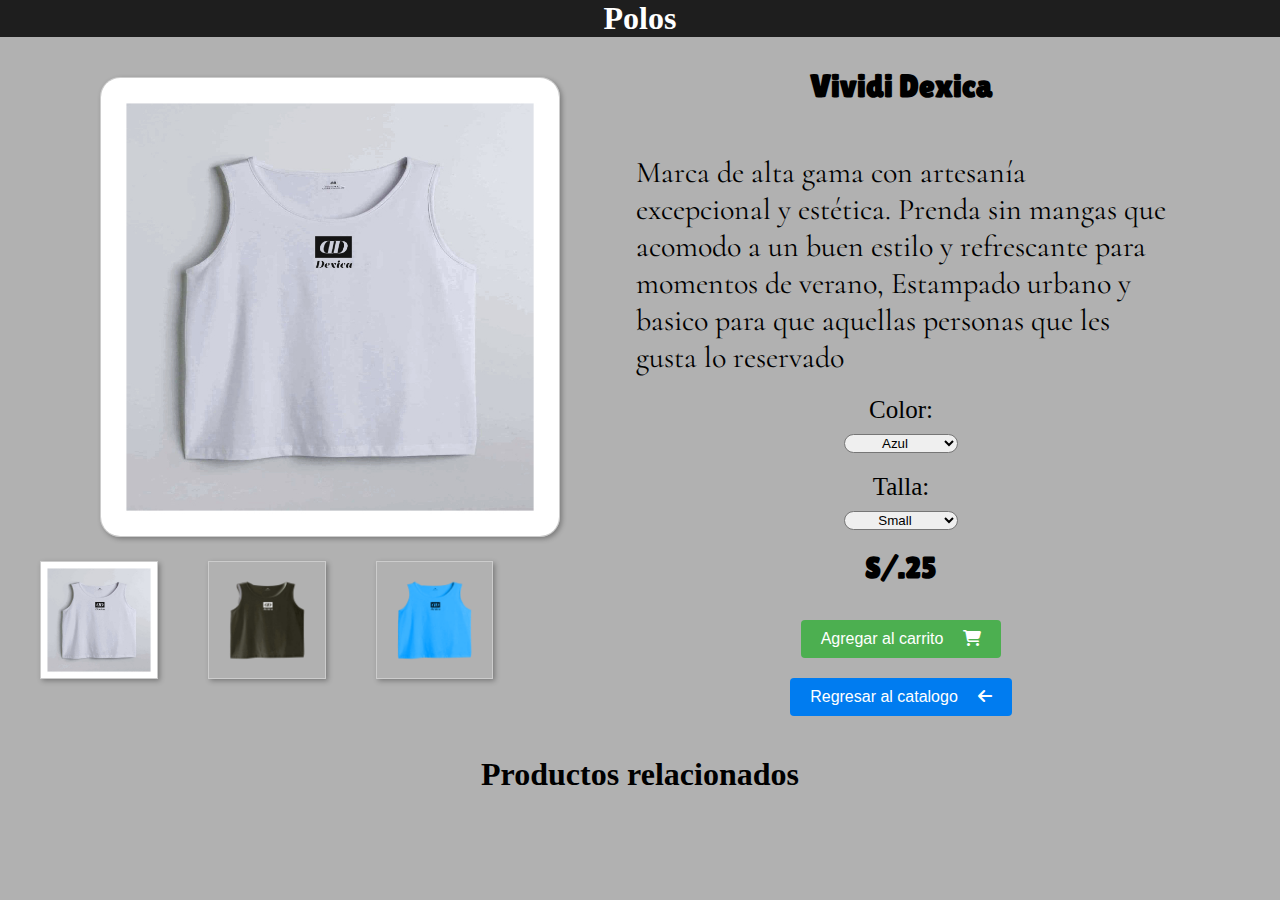
<file: Detalle_Producto/Vividi.html>
<!DOCTYPE html>
<html lang="en">
<head>
    <meta charset="UTF-8">
    <meta name="viewport" content="width=device-width, initial-scale=1.0">
    <title>Detalle Productos</title>
    <link rel="stylesheet" href="https://cdnjs.cloudflare.com/ajax/libs/font-awesome/6.4.0/css/all.min.css">
    <link rel="stylesheet" href="style.css">
</head>
<body>
    <div class="Titulos">
        <h1>Polos</h1>
    </div>
    <div class="ConteinerTotal">
        <div class="producto">
            <div class="containerImage">
                <img src="Imagenes/viviriDexicaBlanco.png" alt="Polo" id="ImageBox">
            </div>
            <div class="ImagePeque">
                <img src="Imagenes/viviriDexicaBlanco.png" alt="" onclick="ImagenesDetalle(this)">
                <img src="Imagenes/viviriDexicaNegro.png" alt="" onclick="ImagenesDetalle(this)">
                <img src="Imagenes/viviriDexicaAzul.png" alt="" onclick="ImagenesDetalle(this)">
            </div>
        </div>
        <div class="Contenedor">
            <div class="Contenedor-dos">
                <div class="letras">
                    <h1>Vividi Dexica </h1>
                </div>
                <div class="parrafo">
                    <p>Marca de alta gama con artesanía excepcional y estética. Prenda sin mangas que acomodo a un buen estilo y refrescante para momentos de verano, Estampado urbano y basico para que aquellas personas que les gusta lo reservado</p>
                </div>
                <div class="color">
                    <label>Color:</label>
                    <select name="Colores" id="selectColor3">
                        <option>Azul</option>
                        <option>Negro</option>
                        <option>Blanco</option>
                    </select>
                </div>
                <div class="Talla">
                    <label>Talla:</label>
                    <select name="Tallas" id="">
                        <option>Small</option>
                        <option>Medium</option>
                        <option>Large</option>
                        <option>Extra Large</option>
                    </select>
                </div>
                <div class="Precio">
                    <h2>S/.25</h2>
                </div>
                <div class="button">
                    <button type="submit">Agregar al carrito<i class="fa-solid fa-cart-shopping"></i></button>
                </div>
                <div class="button2">
                    <a href="../Catalogo/index.html"><button type="submit" >Regresar al catalogo<i class="fa-solid fa-arrow-left"></i></button></a>
                </div>
            </div>
        </div>
    </div>
    <div class="contenedor-3">
        <h1>Productos relacionados</h1>
    </div>
    <script>
        document.getElementById('selectColor3').addEventListener('change', function() {
        var selectedColor = this.value;
        var imageBox = document.getElementById('ImageBox');
        var imageSource = 'Imagenes/viviriDexica' + selectedColor + '.png';
        imageBox.src = imageSource;
    });
    </script>
    
</body>
<script src="Js.js"></script>
</html>
</file>
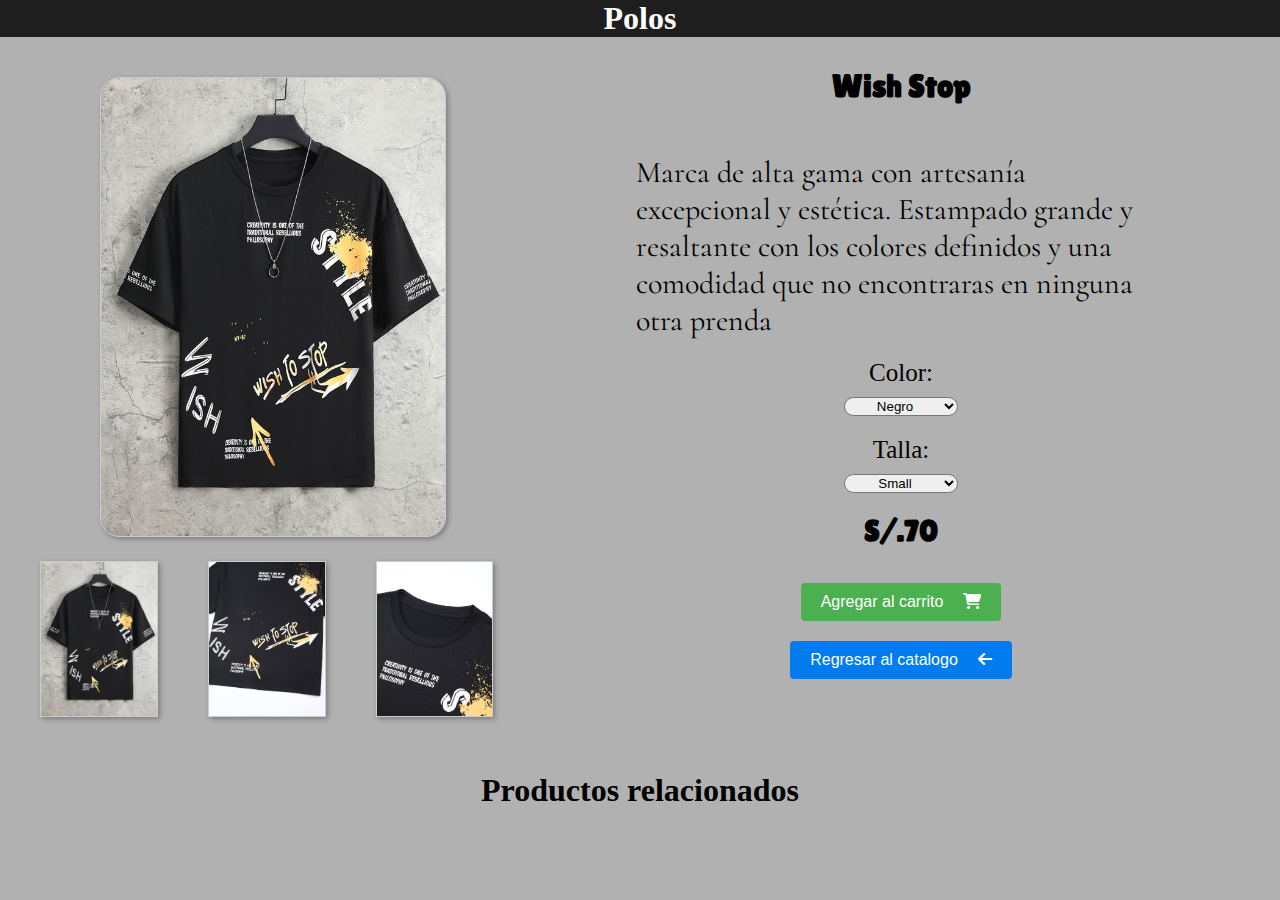
<file: Detalle_Producto/WishStop.html>
<!DOCTYPE html>
<html lang="en">
<head>
    <meta charset="UTF-8">
    <meta name="viewport" content="width=device-width, initial-scale=1.0">
    <title>Detalle Productos</title>
    <link rel="stylesheet" href="https://cdnjs.cloudflare.com/ajax/libs/font-awesome/6.4.0/css/all.min.css">
    <link rel="stylesheet" href="style.css">
</head>
<body>
    <div class="Titulos">
        <h1>Polos</h1>
    </div>
    <div class="ConteinerTotal">
        <div class="producto">
            <div class="containerImage">
                <img src="Imagenes/wishStop.jpg" alt="Polo" id="ImageBox">
            </div>
            <div class="ImagePeque">
                <img src="Imagenes/wishStop.jpg" alt="" onclick="ImagenesDetalle(this)">
                <img src="Imagenes/wishtoStopImagen2.jpeg" alt="" onclick="ImagenesDetalle(this)">
                <img src="Imagenes/wishtoStopImagen3.jpeg" alt="" onclick="ImagenesDetalle(this)">
            </div>
        </div>
        <div class="Contenedor">
            <div class="Contenedor-dos">
                <div class="letras">
                    <h1>Wish Stop</h1>
                </div>
                <div class="parrafo">
                    <p>Marca de alta gama con artesanía excepcional y estética. Estampado grande y resaltante con los colores definidos y una comodidad que no encontraras en ninguna otra prenda</p>
                </div>
                <div class="color">
                    <label>Color:</label>
                    <select name="Colores" id="">
                        <option>Negro</option>
                    </select>
                </div>
                <div class="Talla">
                    <label>Talla:</label>
                    <select name="Tallas" id="">
                        <option>Small</option>
                        <option>Medium</option>
                        <option>Large</option>
                        <option>Extra Large</option>
                    </select>
                </div>
                <div class="Precio">
                    <h2>S/.70</h2>
                </div>
                <div class="button">
                    <button type="submit">Agregar al carrito<i class="fa-solid fa-cart-shopping"></i></button>
                </div>
                <div class="button2">
                    <a href="../Catalogo/index.html"><button type="submit" >Regresar al catalogo<i class="fa-solid fa-arrow-left"></i></button></a>
                </div>
            </div>
        </div>

    </div>
    <div class="contenedor-3">
        <h1>Productos relacionados</h1>
    </div>
    
</body>
<script src="Js.js"></script>
</html>
</file>
<file: Detalle_Producto/style.css>
@import url('https://fonts.googleapis.com/css2?family=Lilita+One&display=swap');
@import url('https://fonts.googleapis.com/css2?family=Cormorant:wght@300&display=swap');


*{
    margin: 0;
    padding: 0;
    box-sizing: border-box;
}

body{
    background-color: #58585877;
}

.ImagePeque img{
    width: 100%;
    margin: 10px 10px 15px;
    cursor: pointer;
    border: 1px solid #ccc;
    box-shadow: 2px 2px 5px rgba(0, 0, 0, 0.3);
    margin-left: 40px;
}

.ImagePeque{
    width: 23%;
    display: flex;
    
}

.containerImage img{
    height: 460px;
    margin-left: 40px;
    border-radius: 20px;
    border: 1px solid #ccc;
    box-shadow: 2px 2px 5px rgba(0, 0, 0, 0.3);
    margin-left: 90px;

}

.containerImage{
    padding: 10px;
    width: 45%;
}

.Titulos{
    width: 100%;
    background-color: #1E1E1E;
    display: flex;
    justify-content: center;
    color: white;
    flex-grow: 1;
}


.ConteinerTotal{
    display: flex;
    width: 100%;
    margin-top: 30px;
}

.producto{
    width: 40%;
}

.Contenedor{
    width: 60%;
}

.Contenedor-dos{
    margin-left: 10px;
    display: flex;
    flex-direction: column;
    align-items: center;
    justify-content: center;
}


.letras{
    display: flex;
    justify-content: center;
    font-family: 'Lilita One', cursive;
}


.parrafo{
    margin-top: 50px;
    width: 70%;
    display: flex;
    justify-content: center;
    font-size: 30px;
    font-family: 'Cormorant', serif;
}

.color{
    width: 15%;
    display: flex;
    flex-direction: column;
}

.color label{
    text-align: center;
    font-size: 25px;
    margin-top: 20px;
}

.color select{
    margin-top: 10px;
    border-radius: 20px;
    text-align: center;
}


.Talla{
    width: 15%;
    display: flex;
    flex-direction: column;
}

.Talla label{
    text-align: center;
    font-size: 25px;
    margin-top: 20px;
}

.Talla select{
    margin-top: 10px;
    border-radius: 20px;
    text-align: center;
}

.Precio{
    margin-top: 20px;
    font-size: 20px;
    font-family: 'Lilita One', cursive;
}

.button{
    margin-top: 35px;
}

.button button {
    display: inline-block;
    padding: 10px 20px;
    font-size: 16px;
    text-align: center;
    text-decoration: none;
    background-color: #4CAF50;
    color: #fff;
    border: none;
    border-radius: 4px;
    cursor: pointer;
}

.button button:hover {
    background-color: #45a049;
}

.button button:active {
    background-color: #3e8e41;
}

.button button i{
    margin-left: 20px;
}

.button2{
    margin-top: 20px;
}

.button2 button {
    display: inline-block;
    padding: 10px 20px;
    font-size: 16px;
    text-align: center;
    text-decoration: none;
    background-color: #007cf0;
    color: #fff;
    border: none;
    border-radius: 4px;
    cursor: pointer;
}

.button2 button:hover {
    background-color: #0353ff;
}

.button2 button:active {
    background-color: #0353ff;
}

.button2 button i{
    margin-left: 20px;
}

.contenedor-3{
    display: flex;
    justify-content: center;
    text-align: center;
    margin-top: 40px;
}












@media screen and (max-width: 768px){
    .Titulos{
        width: 100%;
    }
    .containerImage img{
        display: flex;
        justify-content: center;
        align-items: center;
        border-radius: 20px;
        border: 1px solid #ccc;
        box-shadow: 2px 2px 5px rgba(0, 0, 0, 0.3);
        width: 80%;
        margin-left: 25px;
    }
    .containerImage{
        width: 90%;
        margin-left: 16px;
        padding: 30px;
    }
    
    .ImagePeque{
        width: 28%;
        display: flex;
        align-items: center;
        margin-left: 20px; 
    }
    .ImagePeque img{
        width: 100%;
        padding: 3px;
        margin: 4px 4px 4px;
        cursor: pointer;
    }

    .ConteinerTotal{
        width: 100%;
        display: block;
    }

    .producto{
        width: 100%;
    }
    .Contenedor{
        width: 100%;
    }

    .Contenedor-dos{
        align-items: center;
        justify-content: center;
        text-align: center;
    }

    .letras{
        width: 100%;
        display: flex;
        justify-content: center;
        margin-top: 30px;
    }

    .parrafo{
        width: 90%;
        margin-top: 40px;
        font-size: 25px;
    }

    .color{
        width: 50%;
    }
    .color label{
        text-align: center;
        font-size: 25px;
        margin-top: 20px;
    }
    
    .color select{
        margin-top: 10px;
        border-radius: 20px;
        text-align: center;
        height: 30px;
    }
    
    .Talla{
        width: 50%;
    }
    .Talla label{
        text-align: center;
        font-size: 25px;
        margin-top: 20px;
    }
    
    .Talla select{
        margin-top: 10px;
        border-radius: 20px;
        text-align: center;
        height: 30px;
    }




    


}
</file>
<file: forget_password/css/estilos.css>
html{
    box-sizing: border-box;
}

body{
    font-family:'Quicksand', sans-serif;
    display: flex;
    align-items: center;
    height: 100vh; 
    background-color: #ffffff;
    /* background-image: url('https://i.pinimg.com/564x/8c/7c/e9/8c7ce9d58968ac08c88817457c789630.jpg'); */
}

.login__container{
    width: 100%;
    height: 100%;
}

.img__form{
    background-image: url('../img/portada.jpg');
    background-position: center center;
    background-size: cover;
    flex: 0 0 calc(60%);
    position: relative;
    height: 100px;
}

.img__form::before{
    content: '';
    position: absolute;
    top: 0;
    bottom: 0;
    left: 0;
    right: 0;
    height: 100px;
   /* background: linear-gradient(to right,rgba(126, 128, 129, 0.5), rgba(19, 64, 116, .5) ); */
}

.btn{
    padding: 10px 75px;
    margin: 20px 0;
    background-color: #000000;
    color: #fffefe;
}

.btn:hover{
    background-color: #5c5959;
    color: #fffefe;
}

@media(min-width:768px){
    .img__form{
        height: auto;
        background-position: right;
    }
}
@media(min-width:1200px){
    .img__form{
        background-position: center;
    }
}

@media(min-width:768px){
    .container__form{
        display: flex;
    }
}

.form{
    background-color: #fffefe;
    padding: 50px;
    width: 18%;
    justify-content: center;
    color: black;
    margin: auto;
    text-align: center;
}

.form img{
    width: 180px;
    height: 160px;
    margin-bottom: 10px;
}

.camp__form{
    display: flex;
    justify-content: center;
    margin-top: 20px;
    position: relative;
    right: 5px;
}

.camp__form label{
    align-items: center;
    margin: auto 0;
}

.camp__form input{
    margin-left: 10px;
    border: #c0c0c0 1px solid;
    padding: 10px;
    border-radius: 3px;
    cursor: pointer;
}

.camp__input{
    height: 38px;
}

.content__info a{
    display: inline-block;
    font-size: 14px;
    margin-top: 3px;
    border-color: #000000;
}

.content__checkbox{
    margin-top: 18px;
}

/* Responsive */
@media screen and (max-width:1400px) {
    .form{
        width: 60%;
        height: 600px;
    }
    .img__form{
        flex: 0 0 calc(50%);
    }
    .content__info a{
        padding:2px 50px; 
    }
}

@media screen and (max-width:1000px) {
    .form{
        padding: 5px;
        width: 60%;
        margin-top: 100px;
        height: 600px;
    }
    .form img{
        margin-top: 80px;
    }
    .imgform{
        flex: 0 0 calc(50%);
    }
    .content__info a{
        padding:2px 50px; 
    }
}


@media screen and (max-width:800px) {
    body{
        background-image: url('../img/portada.jpg');
        background-size: cover;
        background-position: center center;
    }
    .form img{
        width: 180px;
        height: 160px;
        margin-top: 40px;
    }
    .form{
        padding: 5px;
        width: 60%;
        margin-top: 100px;
        height: 600px;
    }
    .img__form{
        display: none;
    }
    .img__form::before{
        display: none;
    }
    .content__info a{
        padding:2px 50px; 
    }
}

@media screen and (max-width:500px) {
    body{
        background-image: url('../img/portada.jpg');
        background-size: cover;
        background-position: center center;
    }
    .form img{
        width: 180px;
        height: 160px;
        margin-top: 40px;
    }
    .form{
        padding: 5px;
        width: 80%;
        margin-top: 100px;
        height: 600px;
    }
    .img__form{
        display: none;
    }
    .img__form::before{
        display: none;
    }
    .content__info a{
        padding:2px 50px; 
    }
}
</file>
<file: login/css/estilos.css>
html{
    box-sizing: border-box;
}

body{
    font-family:'Quicksand', sans-serif;
    display: flex;
    align-items: center;
    height: 100vh; 
    background-color: #ffffff;
    /* background-image: url('https://i.pinimg.com/564x/8c/7c/e9/8c7ce9d58968ac08c88817457c789630.jpg'); */
}

.login__container{
    width: 100%;
    height: 100%;
}

.img__form{
    background-image: url('../img/portada.jpg');
    background-position: center center;
    background-size: cover;
    flex: 0 0 calc(60%);
    position: relative;
    height: 100px;
}

.img__form::before{
    content: '';
    position: absolute;
    top: 0;
    bottom: 0;
    left: 0;
    right: 0;
    height: 100px;
   /* background: linear-gradient(to right,rgba(126, 128, 129, 0.5), rgba(19, 64, 116, .5) ); */
}

.btn{
    padding: 10px 75px;
    margin: 10px 0;
    background-color: #000000;
    color: #fffefe;
}

.btn:hover{
    background-color: #5c5959;
    color: #fffefe;
}

@media(min-width:768px){
    .img__form{
        height: auto;
        background-position: right;
    }
}

@media(min-width:1200px){
    .img__form{
        background-position: center;
    }
}

@media(min-width:768px){
    .container__form{
        display: flex;
    }
}

.form{
    background-color: #fffefe;
    padding: 50px;
    width: 18%;
    justify-content: center;
    color: black;
    margin: auto;
    text-align: center;
}

.form img{
    width: 180px;
    height: 160px;
    margin-bottom: 10px;
}

.camp__form{
    display: flex;
    justify-content: center;
    margin-top: 20px;
    position: relative;
    right: 5px;
}

.camp__form label{
    align-items: center;
    margin: auto 0;
}

.camp__form input{
    margin-left: 10px;
    border: #c0c0c0 1px solid;
    padding: 10px;
    border-radius: 3px;
    cursor: pointer;
}

.camp__input{
    height: 38px;
}

.content__info a{
    display: inline-block;
    font-size: 14px;
    margin-top: 2px;
    border-color: #000000;
}

.content__checkbox{
    margin-top: 18px;
}

/* Responsive */

@media screen and (max-width:1400px) {
    .form{
        width: 60%;
        height: 600px;
    }
    .img__form{
        flex: 0 0 calc(50%);
    }
    .content__info a{
        padding:2px 50px; 
    }
}

@media screen and (max-width:1000px) {
    .form{
        padding: 5px;
        width: 60%;
        margin-top: 100px;
        height: 600px;
    }
    .form img{
        margin-top: 80px;
    }
    .imgform{
        flex: 0 0 calc(50%);
    }
    .content__info a{
        padding:2px 50px; 
    }
}


@media screen and (max-width:800px) {
    body{
        background-image: url('../img/portada.jpg');
        background-size: cover;
        background-position: center center;
    }
    .form img{
        width: 180px;
        height: 160px;
        margin-top: 40px;
    }
    .form{
        padding: 5px;
        width: 60%;
        margin-top: 100px;
        height: 600px;
    }
    .img__form{
        display: none;
    }
    .img__form::before{
        display: none;
    }
    .content__info a{
        padding:2px 50px; 
    }
}

@media screen and (max-width:500px) {
    body{
        background-image: url('../img/portada.jpg');
        background-size: cover;
        background-position: center center;
    }
    .form img{
        width: 180px;
        height: 160px;
        margin-top: 40px;
    }
    .form{
        padding: 5px;
        width: 80%;
        margin-top: 100px;
        height: 600px;
    }
    .img__form{
        display: none;
    }
    .img__form::before{
        display: none;
    }
    .content__info a{
        padding:2px 50px; 
    }
}
</file>
<file: Menu/style.css>
*{
    margin: 0;
    padding: 0;
    box-sizing: border-box;
}

.main{
    width: 100%;
}

 /* Primera seccion */

.contenedor-1{
    background-color: black;
    width: 100%;
    height: 95vh;
    background-position: center;
    background-size: cover;
}

.card{
    display: flex;
    align-items: center;
    justify-content: center;
}

.card img{  
    width: 100%;
    height: 100vh;
    background-size: cover;
    display: flex;
    justify-content: center;
    align-items: center;
    filter: brightness(40%); 
}

.container{
    background-color: black;
}

.navbar-nav li a{
    color: white;
}

.card-img-overlay{
    display: flex;
    flex-direction: column;
    align-items: center;
    justify-content: space-evenly;
}

.card-img-overlay h1{
    width: 100%;
    display: flex;
    align-items: center;
    justify-content: center;
    padding-top: 40px;
    font-family: 'Geologica', sans-serif;
}

.card-img-overlay h2{
    width: 100%;
    display: flex;
    align-items: center;
    justify-content: center;
    font-family: 'Playfair Display', serif;
}

.card-img-overlay h3{
    width: 100%;
    display: flex;
    align-items: center;
    justify-content: center;
    font-family: 'Playfair Display', serif;
}

.card-img-overlay a{
    width: 10%;
    text-align: center;
    justify-content: center;
    padding: 10px 20px;
    text-decoration: none;
    color: white;
    border-radius: 50px;  
}

.container-fluid {
    width: 40%;
    justify-content: space-evenly;
}


.container-fluid input{
    width: 100%;
    height: 35px;
    display: flex;
    justify-content: flex-start;
}

.container-fluid button{
    width: 15%;
    height: 35px;
    display: flex;
}

.dropdown-menu li {
    color: white;
}
.nav-item {
    color: white;
}
.nav-item.dropdown::marker {
    content: none; /* Elimina el punto de lista */
}

.IconosNav{
    width: 30%;
    display: flex;
    justify-content: center;
    align-items: center;
    
}


.IconoUser{
    width: 50%;
    height: 40px;
    display: flex;
    align-items: center;
    justify-content: start;
    margin-top: 6px;
}

.IconoUser li {
    font-size: 25px;
}

.dropdown-menu li a{
    font-size: 15px;
}

.dropdown-menu li a:hover {
    background-color: rgb(1, 70, 199);
    color: white;
}

.dropdown-menu li a{
    color: black;
}

.CarritoCompras{
    width: 50%;
    height: 40px;
    display: flex;
    align-items: center;
    justify-content: center;
    margin-top: 9px;
}

.CarritoCompras a i{
    font-size: 25px;
    color: white;

}









/*SECCION WTSP*/ 
.btn-wtsp{
    position: fixed;
    width: 70px;
    height: 70px;
    line-height: 70px;
    bottom: 30px;
    right: 30px;
    background-color: #32CC34;
    color: white;
    border-radius: 50px;
    text-align: center;
    font-size: 30px;
    box-shadow: 0px 1px 10px rgba(0,0,0,0.3);
    z-index: 100;
}

.btn-wtsp:hover{
    text-decoration: none;
    background-color: white;
    color: #32CC34;
}







/*SECCION 2 - MUESTRA DE POLOS */ 

.contenedor-2{
    background-color: black;
    width: 100%;
    height: 100vh; /*Le damos la altura a la seccion*/
    display: flex;
    flex-direction: column;
    justify-content: center;
    align-items: center;
    color: white;
}

.contenedor-2__Titulo{
    font-size: 50px;
}

.Contenedor__Padre{
    width: 70%;
    height: 75%; /*Se usa 70% porq el titulo ocupa el 30%*/
    display: flex;
    align-items: center;
    justify-content: center;
}


.carousel-item img{
    width: 100%;
    height: 70vh;
    display: flex;
    text-align: center;
    align-items: center;
}









/*SECCION 3 - ACERCA DE NOSOTROS */

.contenedor-3{
    background-color: #525252;
    width: 100%;
    height: 95vh; 
    display: flex;
    flex-direction: column;
    justify-content: center;
    align-items: center;
    color: white;
}

.contenedor-3__Titulo{
    width: 100%;
    font-size: 50px;
    display: flex;
    align-items: center;
    justify-content: center;
    padding: 20px 150px;
}


.ImagenAcerca{
    width: 40%;
    display: flex;
    align-items: center;
    justify-content: end;
    
}


.ImagenAcerca img{
    object-fit: cover;
    width: 70%;
    border-radius: 50px;
}

.Letritas{

    width: 58%;
    height: auto;
    margin: 0px 20px;
    display: flex;
    justify-content: center;
    align-items: center;
}

.Letritas p{
    font-size: 35px;
    color: white;
}
.SiguenosEn{
    width: 100%;
    display: flex;
    align-items: center;
    justify-content: center;
}
.SiguenosEn p{
    font-size: 20px;
}

.IconosSiguenos{
    width: 100%;
    height: 40px;
    display: flex;
    justify-content: center;
    align-items: center;
    text-decoration: none;
}

.IconosSiguenos a{
    text-decoration: none;
}

.IconosSiguenos i{
    font-size: 30px;
    display: flex;
    align-items: center;
    padding: 10px 5px;
    cursor: pointer;
    color: white;
}




.contenedor-4{
    margin-top: -50px;
    background-color: black;
    width: 100%;
    height: 45vh;
    background-position: center;
    background-size: cover;
}

.contenedor-3{
    width: 100%;
    height: 100vh;
}

.col{
    display: flex;
    align-items: center;
    justify-content: center;
}














 /* Modificaciones para movil */

@media screen and (max-width: 768px) {

    .contenedor-1{
        background-color: black;
        width: 100%;
        height: 83vh;
    }

    .container-fluid {
        width: 100%;
        justify-content: space-evenly;
    }
    
    .container-fluid input{
        width: 100%;
    }
    
    .card{
        display: flex;
        align-items: center;
        justify-content: center;
        padding-top: 60px;
    }

    .card img {
        width: 100%;
        height: 83vh;
        background-size: cover;
        display: flex;
        align-items: center;
        justify-content: center;
        filter: brightness(40%); 
    }

    .card-img-overlay{
        display: flex;
        flex-direction: column;
        align-items: center;
        justify-content: space-evenly;
        padding: 100px 20px;
    }

    .card-img-overlay h1{
        width: 100%;
        text-align: center;
        padding-top: 60px;
        font-family: 'Geologica', sans-serif;
    }

    .card-img-overlay h2{
        width: 100%;
        display: flex;
        padding-top: 20px;
        font-family: 'Playfair Display', serif;
        font-size: 18px;
        
    }

    .card-img-overlay h3{
        width: 100%;
        font-family: 'Playfair Display', serif;
    }
    
    .card-img-overlay a{
        width: 10%;
        display: flex;
        text-align: center;
        justify-content: center;
        padding: 0px 50px;
        color: white;
        border-radius: 50px;  
    }

    .contenedor-2__Titulo{
        padding-top: 70px;
        font-size: 50px;
    }

    .container-fluid button{
        width: 20%;
        height: 35px;
        display: flex;
        
    }

    .IconosNav{
        width: 100%;
        display: flex;
        align-items: center;
        justify-content: space-evenly;
        margin-top: 15px;
        padding: 0px 90px 20px;
    }

    .CarritoCompras{
        display: flex;
        align-items: center;
        justify-content: center;
        width: 80%;
        height: 30px;

    }

    .IconoUser{
        justify-content: center;
        width: 80%;
        height: 30px;
        list-style: none;
    }
    
    .contenedor-3{
        width: 100%;
        height: auto;
    }

    .contenedor-4{
        margin-top: -50px;
        background-color: black;
        width: 100%;
        height: 45vh;
        background-position: center;
        background-size: cover;
    }
    

    .DesplegableProductos{
        margin-left: 15px;
    }


    .dropdown-menu{
        width: 90%;
    }


    
}
</file>
